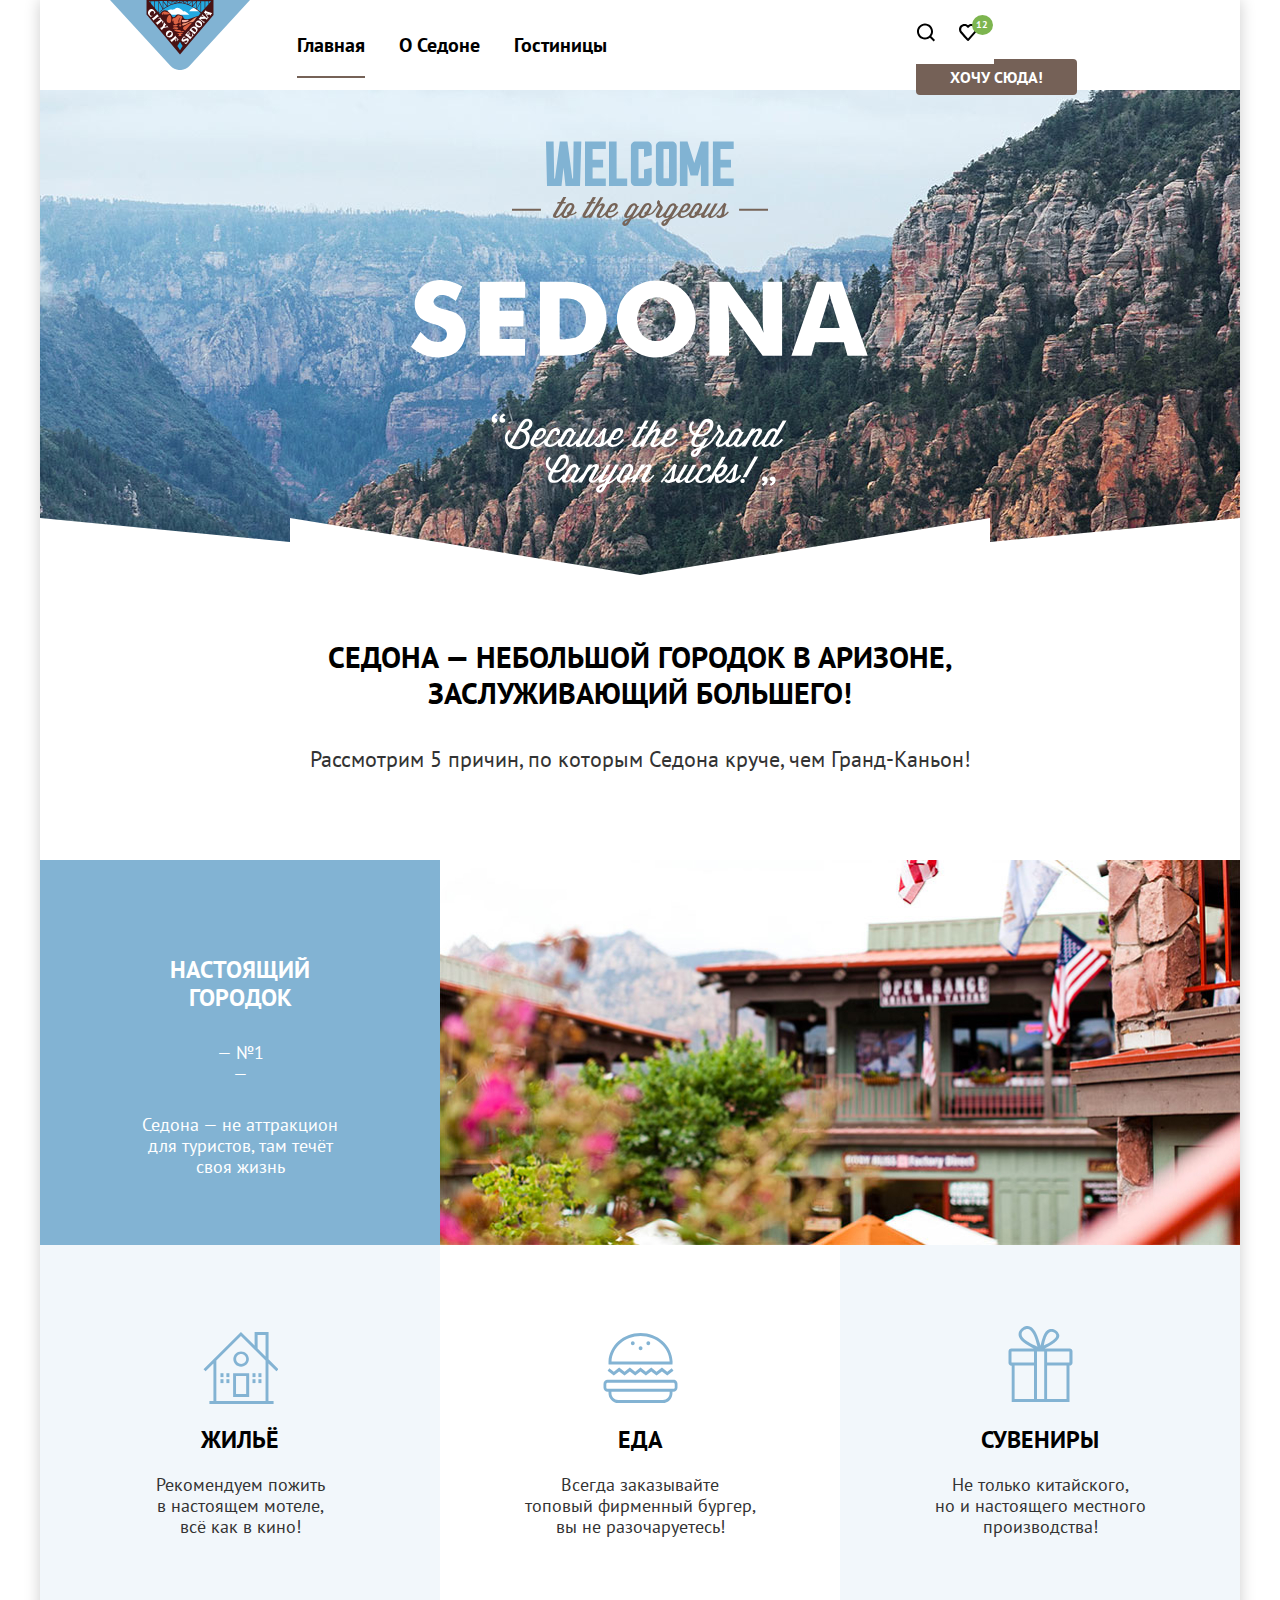
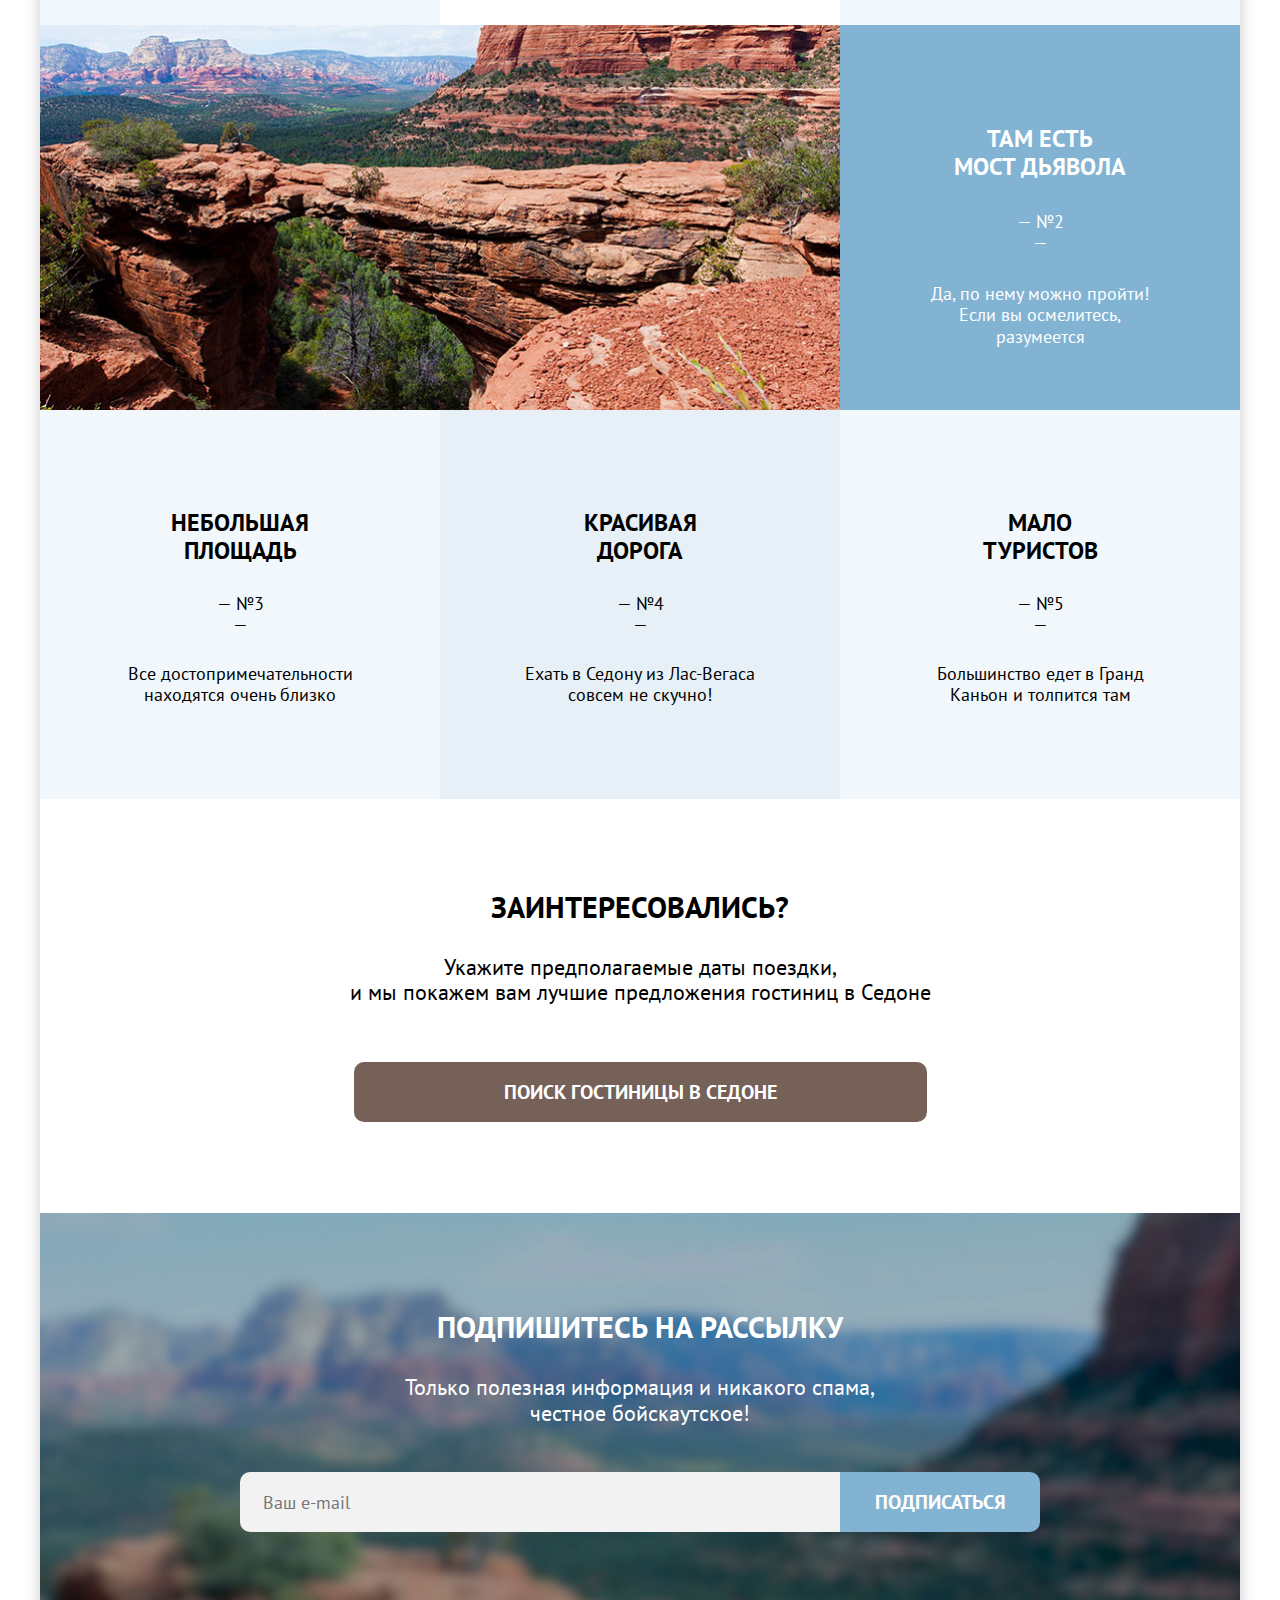
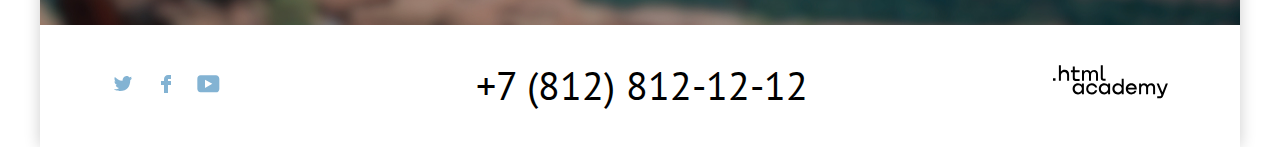
<file: index.html>
<!DOCTYPE html>
<html lang="ru">
  <head>
    <meta charset="utf-8">
    <title>Седона</title>
    <link rel="icon"  href="favicon.ico">
    <link href="css/style.css" rel="stylesheet">
    <script>document.write('<script src="http://' + (location.host || 'localhost').split(':')[0] + ':35729/livereload.js?snipver=1"></' + 'script>')
    </script>
  </head>
  <body>
    <div class="all-content">
      <header class="page-header" data-test="header">
        <nav class="navigation">
          <a class="logo" href="index.html">
            <img class="logo-img" src="img/svg/logo-sedona.svg" width="140" height="70" alt="Логотип Седона">
          </a>
          <ul class="navigation-list-main">
            <li class="navigation-item navigation-current">
              <a class='navigation-link' href="index.html" aria-current='page'>Главная</a>
            </li>
            <li class="navigation-item">
              <a class="navigation-link" href="#">О Седоне</a>
            </li>
            <li class="navigation-item">
              <a class="navigation-link" href="catalog.html">Гостиницы</a>
            </li>
          </ul>
          <ul class="navigation-user">
            <li class="navigation-item navigation-search">
              <a class="navigation-link search-link" href="#">
                <svg class="search-icon" aria-hidden="true" focusable="false" width="20" height="19" viewBox="0 0 20 19" fill="none" xmlns="http://www.w3.org/2000/svg">
                  <path d="M19.0257 17.05L15.3152 13.35C16.318 12.05 17.02 10.35 17.02 8.44995C17.02 4.04995 13.4098 0.449951 8.99732 0.449951C4.58483 0.449951 0.974609 4.14995 0.974609 8.54995C0.974609 12.95 4.58483 16.55 8.99732 16.55C10.8024 16.55 12.5072 15.95 13.9112 14.85L17.6217 18.55L19.0257 17.05ZM8.99732 14.55C5.68795 14.55 2.98029 11.85 2.98029 8.54995C2.98029 5.24995 5.68795 2.54995 8.99732 2.54995C12.3067 2.54995 15.0143 5.24995 15.0143 8.54995C15.0143 11.85 12.3067 14.55 8.99732 14.55Z" fill="currentColor"/>
                </svg>
                <span class="visually-hidden">Поиск</span>
              </a>
            </li>
            <li class="navigation-item navigation-favourites">
              <a class="navigation-link favourites-link" href="#">
                <svg class='favourites-icon' aria-hidden="true" focusable="false" width="18" height="17" viewBox="0 0 18 17" fill="none" xmlns="http://www.w3.org/2000/svg">
                  <path d="M8.9 17C8.6 17 8.3 16.9 8.1 16.6C2.7 10.5 1.4 9.1 1.1 8.7C0.4 7.8 0 6.6 0 5.4C0 2.4 2.4 0 5.5 0C6.8 0 8 0.5 9 1.3C10 0.5 11.3 0 12.5 0C15.5 0 18 2.4 18 5.4C18 6.7 17.5 7.9 16.7 8.8L9.7 16.7C9.5 16.9 9.3 17 8.9 17ZM2.9 7.5C3.2 7.9 6.4 11.5 9 14.4L15.2 7.4C15.7 6.9 15.9 6.2 15.9 5.4C15.9 3.6 14.4 2.1 12.6 2.1C11.6 2.1 10.6 2.6 9.9 3.4C9.6 3.7 9.3 3.8 9 3.8C8.7 3.8 8.4 3.6 8.2 3.4C7.5 2.6 6.5 2.1 5.5 2.1C3.7 2.1 2.2 3.6 2.2 5.4C2.1 6.3 2.5 7 2.9 7.5C2.8 7.5 2.8 7.5 2.9 7.5Z" fill=" currentColor"/>
                </svg>
                <span class="visually-hidden">Избранное</span>
                <span class="count">12</span>
              </a>
            </li>
            <li class="navigation-item navigation-item-button">
              <a class="navigation-button" href="#">ХОЧУ СЮДА!</a>
            </li>
          </ul>
        </nav>
      </header>

      <!--Конец шапки-->

      <main class="main-content main" data-test="main">
        <section class="hero" data-test="hero">
          <h1 class="visually-hidden">Седона</h1>
          <img class="hero-name" src="img/svg/welcome.svg" width="458" height="352" alt="Welcome to the gorgeous Sedona, because the Grand Canyon sucks!">
        </section>
        <section class="blog-sedona">
         <h2 class="blog-sedona-title">Седона — небольшой городок в Аризоне, заслуживающий большего!</h2>
          <p class="blog-sedona-text">Рассмотрим 5 причин, по которым Седона круче, чем Гранд-Каньон!</p>
        </section>
                        <!-- Галерея Седоны -->

        <section class="blog-gallery" data-test="advantages">
          <div class="content-with-img-1">
            <h3 class="blog-content-title title-line-1">Настоящий городок</h3>
            <p class="content-text-city">Седона — не аттракцион для туристов, там течёт своя жизнь</p>
          </div>
            <img class="city-img" src="img/photo-1.jpg" width="800" height="385" alt="Фото города">
        </section>

          <ul class="advantages-list">
            <li class="advantages-item">
              <h3 class="advantages-title title-svg-home">Жильё</h3>
              <p class="advantages-text">Рекомендуем пожить <br> в настоящем мотеле,<br> всё как в кино!</p>
            </li>
            <li class="advantages-item">
              <h3 class="advantages-title title-svg-food">Еда</h3>
              <p class="advantages-text">Всегда заказывайте<br> топовый фирменный бургер,<br> вы не разочаруетесь!</p>
            </li>
            <li class="advantages-item">
              <h3 class="advantages-title title-svg-gift">Сувениры</h3>
              <p class="advantages-text">Не только китайского,<br> но и настоящего местного<br> производства!</p>
            </li>
          </ul>
        <section class="blog-gallery blog-canyon">
          <div class="content-with-img-2">
            <h3 class="blog-content-title title-line-2">Там есть <br>мост дьявола</h3>
            <p class='blog-content-text'>Да, по нему можно пройти! Если вы осмелитесь, разумеется</p>
          </div>
            <img class="img-canyon" src="img/photo-2.jpg" width="800" height="385" alt="Фото каньона">
        </section>

         <ul class="blog-content-list" data-test="#">
          <li class="blog-content-item">
            <h3 class="blog-content-title title-line-3">Небольшая <br> площадь</h3>
            <p class="blog-content-text">Все достопримечательности находятся очень близко</p>
          </li>
          <li class="blog-content-item">
            <h3 class="blog-content-title title-line-4">Красивая <br> дорога</h3>
            <p class="blog-content-text">Ехать в Седону из Лас-Вегаса совсем не скучно!</p>
          </li>
          <li class="blog-content-item">
            <h3 class="blog-content-title title-line-5">Мало <br> туристов</h3>
            <p class="blog-content-text">Большинство едет в Гранд Каньон и толпится там</p>
          </li>
        </ul>

              <!--  Поиск и подписка на рассылку  -->

        <section class="booking">
            <h2 class="booking-title">Заинтересовались?</h2>
              <p class="booking-text">Укажите предполагаемые даты поездки,<br> и мы покажем вам лучшие предложения гостиниц в Седоне</p>
            <button class="btn-search" type="button">Поиск гостиницы в Седоне</button>
        </section>

        <section class="subscribe">
          <h2 class="subscribe-title">ПОДПИШИТЕСЬ НА РАССЫЛКУ</h2>
          <p class="subscribe-text">Только полезная информация и никакого спама, <br> честное бойскаутское!</p>
          <form class="subscribe-form" action="https://echo.htmlacademy.ru/" method="post">
            <label class="visually-hidden" for="subscription-email">Введите e-mail</label>
            <input class="field" placeholder="Ваш e-mail" type="email" name="subscription-email" id="subscription-email" required="required">
            <button class="button-subscribe" type="submit">Подписаться</button>
          </form>
        </section>
      </main>
                  <!--  Подвал  -->

      <footer class="main-footer" data-test="footer">
        <section class="contacts">
          <h2 class="visually-hidden">Социальные сети</h2>
          <ul class="social-list">
            <li class="social-item">
              <a class="social-link icon-svg" href="#">
                <svg width="18" height="15" viewBox="0 0 18 15" fill="  none" xmlns="http://www.w3.org/2000/svg">
                  <g clip-path="url(#clip0_24196_690)">
                  <path d="M11.6 0.200056C13.4 -0.299944 14.8 0.500056 15.4 1.40006C16.1 1.20006 16.8 0.900056 17.5 0.700056C17.5 1.60006 16.9 2.20006 16.6 2.50006C17.3 2.60006 18 1.90006 18 1.90006C17.8 2.90006 16.9 3.70006 16.3 3.90006C16.1 10.7001 13 15.1001 5.7 15.0001C5.1 15.0001 5.8 15.0001 5.2 15.0001C4.8 15.0001 0.8 14.5001 0 13.1001C2.4 13.3001 4.1 12.7001 5 11.9001C4 11.6001 2.1 11.5001 1.8 9.00006C2.2 9.10006 2.4 9.20006 3.1 9.10006C1.8 8.30006 0.4 7.50006 0.5 5.30006C0.8 5.60006 1.6 5.80006 1.9 5.80006C1.1 5.60006 -0.2 2.50006 0.9 0.900056C2.8 2.80006 4.9 4.50006 8.5 4.70006C8.7 2.30006 9.7 0.800056 11.6 0.200056Z"/>
                </g>
                <defs>
                  <clipPath id="clip0_24196_690">
                    <rect width="18" height="15" fill="white" />
                  </clipPath>
                </defs>
              </svg>
                <span class="visually-hidden">Twitter</span>
              </a>
            </li>
            <li class="social-item ">
              <a class="social-link icon-svg" href="#">
                <svg width="10" height="18" viewBox="0 0 10 18" fill="none" xmlns="http://www.w3.org/2000/svg">
                  <g clip-path="url(#clip0_24196_688)">
                    <path d="M7 0C4.8 0 3 1.8 3 4V6H0V10H3V18H7V10H10V6H7V4H10V0H7Z"/>
                  </g>
                  <defs>
                    <clipPath id="clip0_24196_688">
                      <rect width="10" height="18" fill="white" />
                    </clipPath>
                  </defs>
                </svg>
                <span class="visually-hidden">Facebook</span>
              </a>
            </li>
            <li class="social-item">
              <a class="social-link icon-svg" href="#">
                <svg aria-hidden="true" focusable="false" width="23" height="18" viewBox="0 0 23 18" fill="none" xmlns="http://www.w3.org/2000/svg">
                  <path d="M18.9402 0.356445H3.50738C1.64668 0.356445 0.333252 1.9502 0.333252 3.75645V13.8502C0.333252 15.7627 1.64668 17.3564 3.50738 17.3564H19.1591C20.8009 17.3564 22.3333 15.7627 22.3333 13.9564V3.75645C22.1143 1.9502 20.8009 0.356445 18.9402 0.356445ZM7.99494 12.8939V4.81894L15.3283 8.85645L7.99494 12.8939Z"/>
                </svg>
                <span class="visually-hidden">YouTube</span>
              </a>
            </li>
          </ul>
        </section>
        <section class="footer-number">
          <h2 class="visually-hidden">Телефон</h2>
          <a class="footer-number-link" href="tel:+78128121212">+7 (812) 812-12-12</a>
        </section>
        <section class="footer-logo">
          <h2 class="visually-hidden">Разработчик</h2>
          <a class="htmlacademy" href="https://htmlacademy.ru/intensive/htmlcss">
            <svg class="footer-logo" aria-hidden="true" focusable="false" xmlns="http://www.w3.org/2000/svg" width="115" height="34">
              <path d="M0 13.26v2.6h2.5v-2.6H0Zm11.6-8.4c-1.6 0-2.8.7-3.6 1.7h-.1V.36h-2v15.5h2v-5.3c0-2.1 1.3-3.6 3.3-3.6 1.8 0 2.9 1.4 2.9 3.2v5.7h2v-6.1c.1-3-1.8-4.9-4.5-4.9Zm15 .3h-4.8v-3.7h-2v3.8h-1.9v2h1.9v6c0 1.7 1 2.7 2.7 2.7h4.1v-2h-3.7c-.7 0-1.1-.4-1.1-1.1v-5.7h4.8v-2Zm14.5-.2c-1.6 0-2.9.8-3.5 2.1h-.1c-.6-1.2-1.8-2.1-3.4-2.1-1.4 0-2.5.8-3.1 1.8h-.1v-1.6H29v10.6h2v-5.4c0-2 1-3.5 2.6-3.5 1.5 0 2.4 1 2.4 2.6v6.3h2v-5.6c0-2.4 1.4-3.3 2.6-3.3 1.5 0 2.4 1 2.4 2.6v6.3h2v-6.5c.1-2.5-1.4-4.3-3.9-4.3Zm6.7 8.1c0 1.7 1 2.7 2.8 2.7h2v-2h-1.7c-.7 0-1.1-.4-1.1-1.1V.36h-2v12.7Zm-18.9 7c-.9-1.1-2.2-1.8-3.9-1.8-3.1 0-5.4 2.3-5.4 5.6s2.3 5.6 5.4 5.6c1.8 0 3-.8 3.8-1.9h.1v1.6h2v-10.6h-2v1.5Zm-3.6 7.4c-2.2 0-3.6-1.6-3.6-3.6s1.4-3.6 3.6-3.6 3.6 1.6 3.6 3.6c0 1.9-1.4 3.6-3.6 3.6Zm18.9-5.1c-.5-2.4-2.6-4.1-5.4-4.1a5.4 5.4 0 0 0-5.6 5.6c0 3.1 2.2 5.6 5.6 5.6 2.8 0 4.9-1.8 5.4-4.2h-2.1a3.4 3.4 0 0 1-3.3 2.3c-2.2 0-3.6-1.6-3.6-3.6s1.4-3.6 3.6-3.6c1.6 0 2.8 1 3.3 2.2h2.1v-.2Zm10.9-2.3c-.9-1.1-2.2-1.8-3.9-1.8-3.1 0-5.4 2.3-5.4 5.6s2.3 5.6 5.4 5.6c1.8 0 3-.8 3.8-1.9h.1v1.6h2v-10.6h-2v1.5Zm-3.6 7.4c-2.2 0-3.6-1.6-3.6-3.6s1.4-3.6 3.6-3.6 3.6 1.6 3.6 3.6c0 1.9-1.5 3.6-3.6 3.6Zm17.2-7.3c-.9-1.1-2.2-1.9-3.9-1.9-3.1 0-5.4 2.3-5.4 5.6s2.2 5.6 5.4 5.6c1.7 0 3-.8 3.8-1.8h.1v1.5h2v-15.4h-2v6.4Zm-3.6 7.3c-2.2 0-3.6-1.6-3.6-3.6s1.4-3.6 3.6-3.6 3.6 1.6 3.6 3.6c-.1 2-1.5 3.6-3.6 3.6Zm13.2-9.2c-3.3 0-5.5 2.5-5.5 5.6 0 3 2.1 5.6 5.5 5.6 2.5 0 4.5-1.3 5.2-3.6h-2.1c-.5 1-1.6 1.6-3 1.6-1.9 0-3.3-1.3-3.4-2.9h8.8c.2-3.6-2-6.3-5.5-6.3Zm0 1.9c1.7 0 3 1 3.3 2.6h-6.5c.3-1.5 1.5-2.6 3.2-2.6Zm19.9-1.9c-1.6 0-2.9.8-3.6 2h-.1c-.6-1.2-1.8-2-3.4-2-1.4 0-2.5.7-3.1 1.8v-1.5h-1.9v10.6h2v-5.4c0-2 1-3.4 2.6-3.5 1.5 0 2.4 1 2.4 2.6v6.3h2v-5.6c0-2.4 1.4-3.3 2.6-3.3 1.5 0 2.4 1 2.4 2.6v6.3h2v-6.5c.1-2.6-1.4-4.4-3.9-4.4Zm11.2 9.1-3.6-8.9h-2.2l4.8 11.6c-.3.9-.7 1.2-1.7 1.2h-2.5v2h2.5c1.8 0 2.8-.8 3.5-2.6l4.7-12.2h-2.1l-3.4 8.9Z"></path>
            </svg>
          </a>
        </section>
      </footer>
    </div>
                    <!--Модальное окно  -->

    <div class="modal-container modal-close">
      <div class="modal">
        <button class="modal-close-btn" type="button" tabindex="0">
          <span class="visually-hidden" >Закрыть</span>
        </button>
        <section class="modal-content">
          <h2 class="modal-title">Поиск гостиницы в Седоне</h2>
          <form class="modal-form" action="https://echo.htmlacademy.ru/" method="post">
            <div class=" booking-list">
              <div class="booking-item arrival">
                <label class="label form-label" for="arrival">Дата заезда:</label>
                <div class="arrival-box">
                  <input class="input-field" type="text" id="arrival" placeholder="Укажите дату" name="arrival" value="27 апреля 2020">
                  <span class="input-massage-error">Мы не можем отправить вас в прошлое.</span>
                </div>
              </div>
              <div class="booking-item departure">
                <label class="label form-label" for="departure">Дата Выезда:</label>
                <div class="departure-box">
                  <input class="input-field" type="text" id="departure" placeholder="Укажите дату" name="departure" value="1 сентября 2021">
                  <span class="input-massage">На эти даты есть свободные номера. Пока есть.</span>
                </div>
              </div>
              <div class="booking-item adults">
                <label class="label form-label" for="adults">Взрослые:</label>
                <div class="adults-box">
                  <button class="btn-counter btn-minus" type="button">
                    <svg class="icon-modal" width="20" height="20" viewBox="0 0 20 20" xmlns="http://www.w3.org/2000/svg">
                      <path d="M3 9V11H17V9H3Z" />
                    </svg>
                  </button>
                  <input class="input-field counter-input" type="number" id="adults" name="adults" value="2" min="1">
                  <button class="btn-counter btn-plus" type="button">
                    <svg class="icon-modal" width="20" height="20" viewBox="0 0 20 20" xmlns="http://www.w3.org/2000/svg">
                      <path d="M17 9H11V3H9V9H3V11H9V17H11V11H17V9Z" />
                    </svg>
                  </button>
                </div>
              </div>

              <div class="booking-item children">
                <label class="form-label" for="children">Дети:</label>
                <span class="children-info">
                  <button class="btn-info" type="button">
                    <svg width="2" height="12" viewBox="0 0 2 12" fill="none" xmlns="http://www.w3.org/2000/svg">
                      <path fill-rule="evenodd" clip-rule="evenodd" d="M0 0H2V2H0V0ZM2 12H0V3H2V12Z" fill="white"/>
                    </svg>
                  </button>
                    <span class="info-text">Укажите количество детей, которые будут с вами, возраст которых от 6 до 18 лет. Дети до 6 лет размещаются бесплатно.</span>
                    </span>
                  <div class="children-box">
                    <button class="btn-counter btn-minus" type="button">
                      <svg class="icon-modal" width="20" height="20" viewBox="0 0 20 20" xmlns="http://www.w3.org/2000/svg">
                        <path d="M3 9V11H17V9H3Z"/>
                      </svg>
                    </button>
                    <input class="input-field counter-input" type="number" id="children" name="children" value="1" min="0">
                    <button class="btn-counter btn-plus" type="button">
                      <svg class="icon-modal" width="20" height="20" viewBox="0 0 20 20" xmlns="http://www.w3.org/2000/svg">
                        <path d="M17 9H11V3H9V9H3V11H9V17H11V11H17V9Z" />
                      </svg>
                    </button>
                  </div>
              </div>
            </div>
            <div class="get-item">
              <button class="btn-get" type="submit">Найти</button>
            </div>
          </form>
        </section>
      </div>
    </div>
    <script>
      let modal = document.querySelector(".modal-container");
      let openBtn = document.querySelector(".btn-search");
      let closeBtn = document.querySelector(".modal-close-btn");

      openBtn.onclick = function () {
        modal.classList.remove('modal-close');
      };
      closeBtn.onclick = function () {
        modal.classList.add('modal-close');
      };
      window.onclick = function (event) {
        if (event.target === modal) {
          modal.classList.add('modal-close');
        };
      };
    </script>
  </body>
</html>
</file>
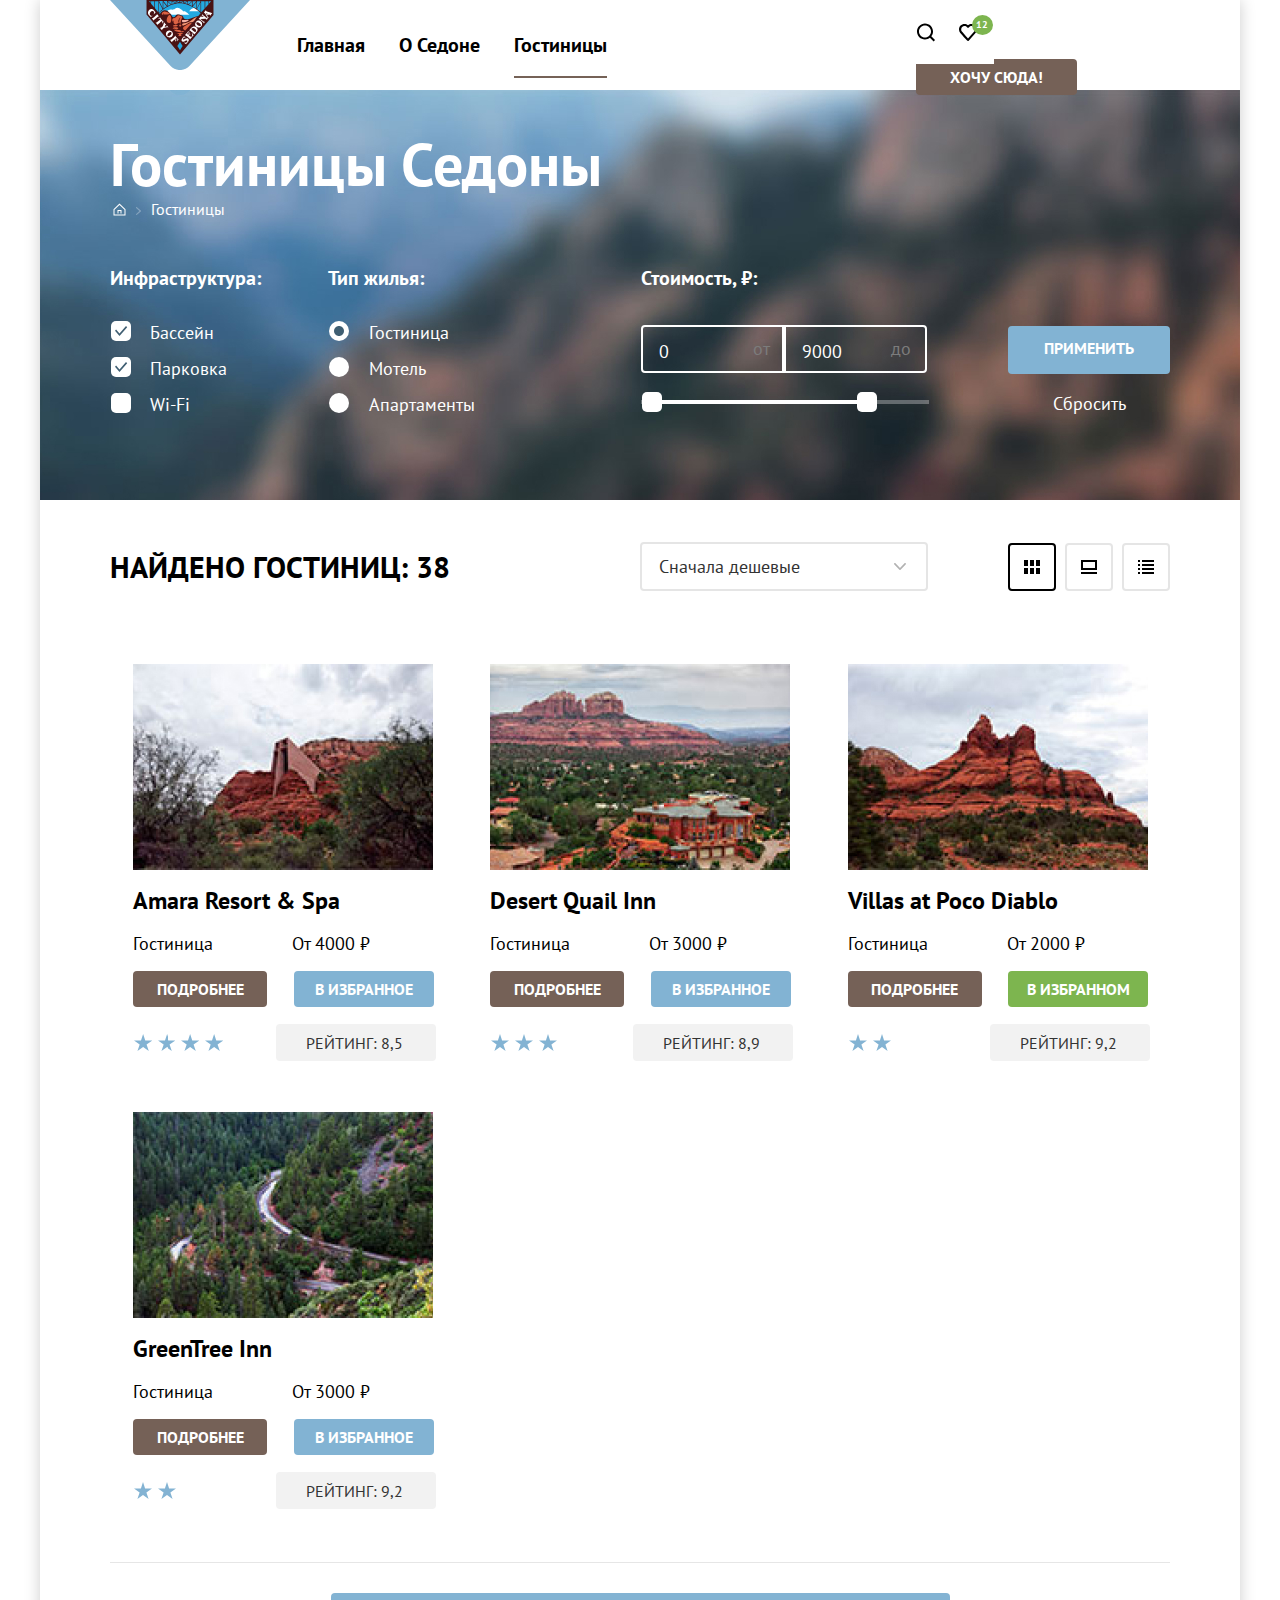
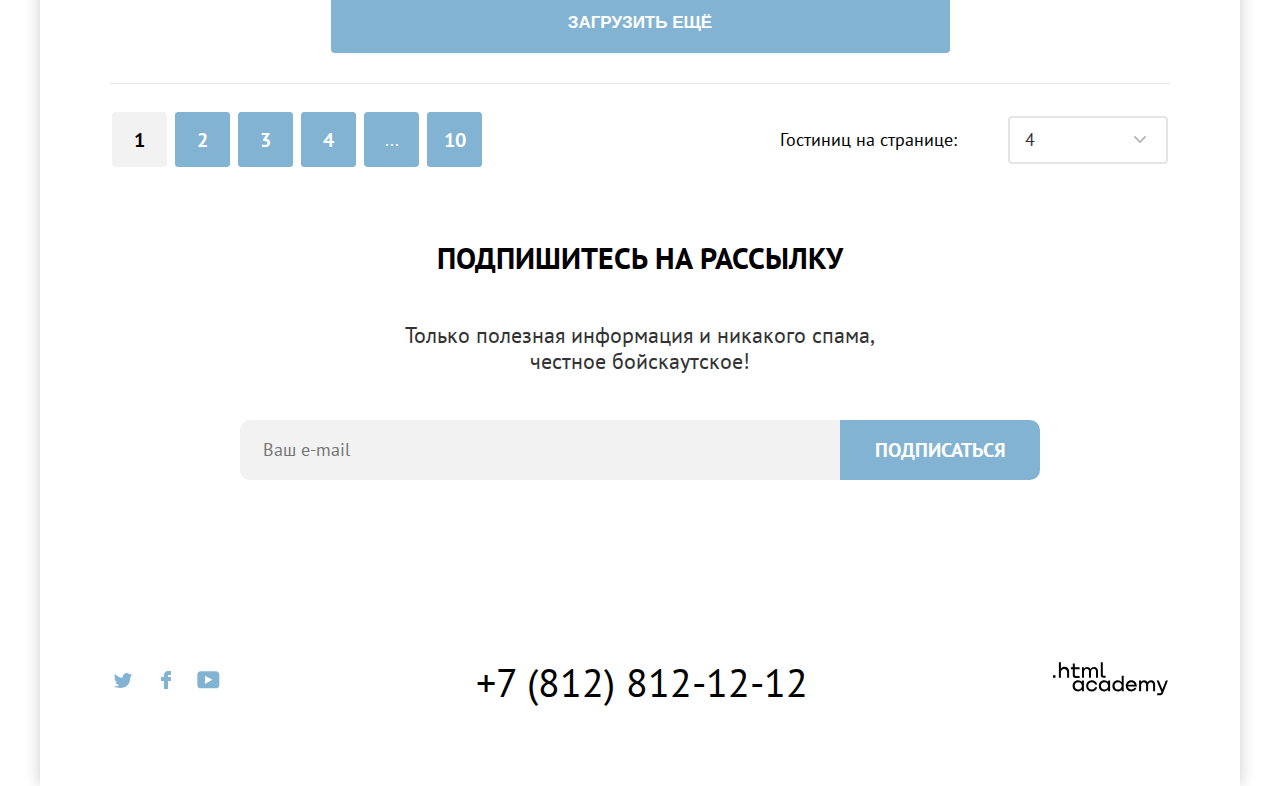
<file: catalog.html>
<!DOCTYPE html>
<html lang="ru">
  <head>
    <meta charset="utf-8">
    <title>Каталог гостиниц Седона</title>
    <link rel="icon"  href="favicon.ico">
    <link href="css/style.css" rel="stylesheet">
    <script>document.write('<script src="http://' + (location.host || 'localhost').split(':')[0] + ':35729/livereload.js?snipver=1"></' + 'script>')</script>
  </head>
  <body>
    <div class="all-content">
      <header class="page-header" data-test="header">
        <nav class="navigation">
          <a class="logo" href="index.html">
            <img src="img/svg/logo-sedona.svg" width="140" height="70" alt="Логотип Седона">
          </a>
          <ul class="navigation-list navigation-list-main">
            <li class="navigation-item ">
              <a class='navigation-link' href="index.html" aria-current='page'>Главная</a>
            </li>
            <li class="navigation-item">
              <a class="navigation-link" href="#">О Седоне</a>
            </li>
            <li class="navigation-item navigation-current">
              <a class="navigation-link" href="catalog.html">Гостиницы</a>
            </li>
          </ul>
          <ul class="navigation-user">
            <li class="navigation-item navigation-search">
              <a class="navigation-link search-link" href="#">
                <svg class="search-icon" aria-hidden="true" focusable="false" width="20" height="19" viewBox="0 0 20 19" fill="none" xmlns="http://www.w3.org/2000/svg">
                  <path d="M19.0257 17.05L15.3152 13.35C16.318 12.05 17.02 10.35 17.02 8.44995C17.02 4.04995 13.4098 0.449951 8.99732 0.449951C4.58483 0.449951 0.974609 4.14995 0.974609 8.54995C0.974609 12.95 4.58483 16.55 8.99732 16.55C10.8024 16.55 12.5072 15.95 13.9112 14.85L17.6217 18.55L19.0257 17.05ZM8.99732 14.55C5.68795 14.55 2.98029 11.85 2.98029 8.54995C2.98029 5.24995 5.68795 2.54995 8.99732 2.54995C12.3067 2.54995 15.0143 5.24995 15.0143 8.54995C15.0143 11.85 12.3067 14.55 8.99732 14.55Z" fill="currentColor"/>
                </svg>
                <span class="visually-hidden">Поиск</span>
              </a>
            </li>
            <li class="navigation-item navigation-favourites">
              <a class="navigation-link favourites-link" href="#">
                <svg class='favourites-icon' aria-hidden="true" focusable="false" width="18" height="17" viewBox="0 0 18 17" fill="none" xmlns="http://www.w3.org/2000/svg">
                  <path d="M8.9 17C8.6 17 8.3 16.9 8.1 16.6C2.7 10.5 1.4 9.1 1.1 8.7C0.4 7.8 0 6.6 0 5.4C0 2.4 2.4 0 5.5 0C6.8 0 8 0.5 9 1.3C10 0.5 11.3 0 12.5 0C15.5 0 18 2.4 18 5.4C18 6.7 17.5 7.9 16.7 8.8L9.7 16.7C9.5 16.9 9.3 17 8.9 17ZM2.9 7.5C3.2 7.9 6.4 11.5 9 14.4L15.2 7.4C15.7 6.9 15.9 6.2 15.9 5.4C15.9 3.6 14.4 2.1 12.6 2.1C11.6 2.1 10.6 2.6 9.9 3.4C9.6 3.7 9.3 3.8 9 3.8C8.7 3.8 8.4 3.6 8.2 3.4C7.5 2.6 6.5 2.1 5.5 2.1C3.7 2.1 2.2 3.6 2.2 5.4C2.1 6.3 2.5 7 2.9 7.5C2.8 7.5 2.8 7.5 2.9 7.5Z" fill=" currentColor"/>
                </svg>
                <span class="visually-hidden">Избранное</span>
                <span class="count">12</span>
              </a>
            </li>
            <li class="navigation-item navigation-item-button">
              <a class="navigation-button" href="#">ХОЧУ СЮДА!</a>
            </li>
          </ul>
        </nav>
      </header>

  <!--Конец шапки-->

      <main class="inner-main main" data-test="main">
        <header class="inner-header">
          <section class="header-filter" data-test="filter">
            <h1 class="inner-catalog-title">Гостиницы Седоны</h1>
            <ul class="breadcrumbs-menu">
              <li class="breadcrumbs-menu-list breadcrumbs-menu-home">
                <a class="breadcrumbs-item" href="index.html">
                  <span class="visually-hidden">Главная</span>
                  <svg class="breadcrumbs-icon-home" aria-hidden="true" focusable="false" width="13" height="13" viewBox="0 0 13 13" fill="none" xmlns="http://www.w3.org/2000/svg">
                    <path d="M6.5 0.5L0.5 6.30006V12.5001H12.5V6.30006L6.5 0.5ZM11.5 11.5001H1.5V6.70005L6.5 1.9L11.5 6.70005V11.5001Z" />
                    <path d="M4.5 10.5001H5.5V8.00005H7.5V10.5001H8.5V7.00005H4.5V10.5001Z"/>
                  </svg>
                </a>
                <span class="breadcrumbs-icon-arrow">
                  <svg width="5" height="8" viewBox="0 0 5 8" fill="none" xmlns="http://www.w3.org/2000/svg">
                    <g opacity="0.3" clip-path="url(#clip0_31961_571)">
                      <path d="M4.79998 3.60005L0.999984 0.200049C0.799984 4.88311e-05 0.399984 4.88311e-05 0.0999836 0.200049C-0.200016 0.400049 -0.100016 0.800049 0.0999836 1.00005L3.39998 4.00005L0.199984 7.00005C-1.63764e-05 7.20005 -1.63764e-05 7.60005 0.199984 7.80005C0.199984 7.90005 0.499984 8.00005 0.599984 8.00005C0.699984 8.00005 0.899984 7.90005 0.999984 7.80005L4.79998 4.40005C5.09998 4.20005 5.09998 3.80005 4.79998 3.60005Z" fill="white" />
                    </g>
                    <defs>
                      <clipPath id="clip0_31961_571">
                        <rect width="5" height="8" fill="white" />
                      </clipPath>
                    </defs>
                  </svg>
                </span>
              </li>
              <li class="inner-menu-list inner-menu-hotels">
                <a class="menu-link-catalog" href="catalog.html">Гостиницы</a>
              </li>
            </ul>
            <section class="catalog-hotels">
              <h2 class="visually-hidden">Фильтры для поиска гостиниц</h2>
            <div class="filter-option">
              <form class="hotel-filter" action="https://echo.htmlacademy.ru/" method="get">

              <!-- Фильтры критерий -->

                <fieldset class="hotel-filter-group">
                  <legend class="hotel-filter-title">Инфраструктура:</legend>
                  <ul class="hotel-filter-list">
                    <li class="hotel-filter-item">
                      <label class="pool-field" for="pool-field">
                        <input class="visually-hidden point-input" type="checkbox" name="pool" id="pool-field" value="pool" checked>
                        <span class="checkbox"></span>
                        <span class="pool">Бассейн</span>
                      </label>
                    </li>
                    <li class="hotel-filter-item">
                      <label class="parking-field">
                        <input class="visually-hidden point-input" type="checkbox" name="parking" id="parking-field" value="parking" checked>
                        <span class="checkbox"></span>
                        <span class="parking">Парковка</span>
                      </label>
                    </li>
                    <li class="hotel-filter-item">
                      <label class="wifi-field">
                        <input class="visually-hidden point-input" type="checkbox" name="wifi" id="wifi-field" value="wifi">
                        <span class="checkbox"></span>
                        <span class="wifi">Wi-Fi</span>
                      </label>
                    </li>
                  </ul>
                </fieldset>
                <fieldset class="hotel-filter-group">
                  <legend class="hotel-filter-title">Тип жилья:</legend>
                  <ul class="hotel-filter-list">
                    <li class="hotel-filter-item">
                      <label class="hotel-field">
                        <input class="visually-hidden radio-input" type="radio" name="hotel" id="hotel-field" value="hotel" checked>
                        <span class="radio"></span>
                        <span class="hotel">Гостиница</span>
                      </label>
                    </li>
                    <li class="hotel-filter-item">
                      <label class="hotel-field">
                        <input class="visually-hidden radio-input" type="radio" name="hotel" id="motel-field" value="motel">
                        <span class="radio"></span>
                        <span class="hotel">Мотель</span>
                      </label>
                    </li>
                    <li class="hotel-filter-item">
                      <label class="hotel-field">
                        <input class="visually-hidden radio-input" type="radio" name="hotel" id="apartaments-field" value="apartaments">
                        <span class="radio"></span>
                        <span class="apartaments">Апартаменты</span>
                      </label>
                    </li>
                  </ul>
                </fieldset>

              <!-- Фильтр цен -->

                <div class="price-range">
                  <fieldset class="hotel-filter-price">
                    <legend class="hotel-filter-title">Стоимость, ₽:</legend>
                    <div class="range">
                      <div class="rante-filter">
                        <label class="price-from">от</label>
                          <input class="price-min" type="number" name="price-from" id="price-min" placeholder="Цена" value="0">
                        <label class="price-to">до</label>
                          <input class="price-max" type="number" name="price-max" id="price-to" placeholder="Цена" value="9000">
                      </div>
                    </div>
                    <div class="price-slider">
                      <div class="price--slider">
                        <button  type="button" class="slider-toggle min-toggle"></button>
                        <span class="visually-hidden">Изменить минимальную цену</span>
                        <button type="button" class="slider-toggle max-toggle"></button>
                        <span class="visually-hidden">Изменить максимальную цену</span>
                      </div>
                    </div>
                  </fieldset>
                </div>
                <div class="btn-filter">
                  <button class="button btn-apply" type="submit">Применить</button>
                  <button class="button btn-reset" type="reset">Сбросить</button>
                </div>
              </form>
            </div>
            </section>
          </section>
        </header>

        <!-- Результаты поиска и порядок показа -->

        <section class="search-result" data-test="catalog">
          <div class="header-search-result">
            <h2 class="search-result-title">Найдено гостиниц: 38</h2>
              <select class="select-sort" aria-label="Сортировка">
                <option value="cheap">Сначала дешевые</option>
                <option value="expensive">Сначала дорогие</option>
                <option value="rating">С высоким рейтингом</option>
              </select>
              <div class="sort">
                <a class="button button-checked sort-current" href="catalog.html?view=tile">
                  <svg class="icon-sort" width="16" height="14" viewBox="0 0 16 14" fill="none" xmlns="http://www.w3.org/2000/svg">
                    <path d="M4 0H0V6H4V0Z" fill="black"/>
                    <path d="M16 0H12V6H16V0Z" fill="black"/>
                    <path d="M10 0H6V6H10V0Z" fill="black"/>
                    <path d="M4 8H0V14H4V8Z" fill="black"/>
                    <path d="M16 8H12V14H16V8Z" fill="black"/>
                    <path d="M10 8H6V14H10V8Z" fill="black"/>
                  </svg>
                  <span class="visually-hidden">Витрина</span>
                </a>
                <a class="button sort-current" href="catalog.html?view=card">
                  <svg class="icon-sort" width="16" height="14" viewBox="0 0 16 14" fill="none" xmlns="http://www.w3.org/2000/svg">
                    <path d="M16 12H0V14H16V12Z" fill="black"/>
                    <path d="M14 2V8H2V2H14ZM16 0H0V10H16V0Z" fill="black"/>
                  </svg>
                  <span class="visually-hidden">Галерея</span>
                </a>
                <a class="button sort-current" href="catalog.html?view=list">
                  <svg class="icon-sort" width="16" height="14" viewBox="0 0 16 14" fill="none" xmlns="http://www.w3.org/2000/svg">
                    <path d="M2 0H0V2H2V0Z" fill="black"/>
                    <path d="M16 0H4V2H16V0Z" fill="black"/>
                    <path d="M2 4H0V6H2V4Z" fill="black"/>
                    <path d="M16 4H4V6H16V4Z" fill="black"/>
                    <path d="M2 8H0V10H2V8Z" fill="black"/>
                    <path d="M16 8H4V10H16V8Z" fill="black"/>
                    <path d="M2 12H0V14H2V12Z" fill="black"/>
                    <path d="M16 12H4V14H16V12Z" fill="black"/>
                  </svg>
                  <span class="visually-hidden">Список</span>
                </a>
              </div>
          </div>

      <!-- Результат поиска отелей -->

          <div class="hotels-result">
            <ul class="hotels-cards">
              <li class="hotel-card-item">
                <div class="hotel-card-info">
                  <a class="hotel-card-link" href="#">
                    <img class="hotel-card-img" src="img/hotel-1.jpg" width="300" height="206" alt="Ущелье с видом на небо">
                  </a>
                    <h3 class="hotel-card-title ">Amara Resort & Spa</h3>
                  <div class="hotel-price">
                    <span>Гостиница</span>
                    <span>От 4000 ₽</span>
                  </div>
                  <div class="hotel-info">
                    <a class="btn-more" href="#">Подробнее</a>
                    <button class="btn-favorite" type="button">В избранное</button>
                    <span class="rating-stars rating-four"></span>
                    <p class="hotel-card-rating">Рейтинг: 8,5</p>
                  </div>
                </div>
              </li>
              <li class="hotel-card-item">
                <div class="hotel-card-info">
                  <a class="hotel-card-link" href="#">
                    <img class="hotel-card-img" src="img/hotel-2.jpg" width="300" height="206" alt="Вид на скалы с радугой">
                  </a>
                    <h3 class="hotel-card-title">Desert Quail Inn</h3>
                  <div class="hotel-price">
                    <span>Гостиница</span>
                    <span>От 3000 ₽</span>
                  </div>
                  <div class="hotel-info">
                    <a class="btn-more" href="#">Подробнее</a>
                    <button class="btn-favorite" type="button">В избранное</button>
                    <span class="rating-stars rating-three"></span>
                    <p class="hotel-card-rating">Рейтинг: 8,9</p>
                  </div>
                </div>
              </li>
              <li class="hotel-card-item">
                <div class="hotel-card-info">
                  <a class="hotel-card-link" href="#">
                    <img class="hotel-card-img" src="img/hotel-3.jpg" width="300" height="206" alt="Вид на гору">
                  </a>
                    <h3 class="hotel-card-title">Villas at Poco Diablo</h3>

                  <div class="hotel-price">
                    <span>Гостиница</span>
                    <span>От 2000 ₽</span>
                  </div>
                  <div class="hotel-info">
                    <a class="btn-more" href="#">Подробнее</a>
                    <button class="btn-favorite favorite-select" type="button">В избранном</button>
                    <span class="rating-stars rating-two"></span>
                    <p class="hotel-card-rating">Рейтинг: 9,2</p>
                  </div>
                </div>
              </li>
              <li class="hotel-card-item">
                <div class="hotel-card-info">
                  <a class="hotel-card-link" href="#">
                    <img class="hotel-card-img" src="img/hotel-4.jpg" width="300" height="206" alt="Вид на гору с ночным небом">
                  </a>
                    <h3 class="hotel-card-title">GreenTree Inn</h3>
                  <div class="hotel-price">
                    <span>Гостиница</span>
                    <span>От 3000 ₽</span>
                  </div>
                  <div class="hotel-info">
                    <a class="btn-more" href="#">Подробнее</a>
                    <button class="btn-favorite" type="button">В избранное</button>
                    <span class="rating-stars rating-two"></span>
                    <p class="hotel-card-rating">Рейтинг: 9,2</p>
                  </div>
                </div>
              </li>
            </ul>


          </div>
          <div class="load-more">
            <button class="btn btn-load-more" type="button">Загрузить ещё</button>
          </div>

                      <!-- Пагинация -->
          <div class="pagination-section">
            <ul class="pagination">
              <li class="pagination-item pagination-current">
                <a class="btn-pagination pagination-link-current" href="#">1</a>
              </li>
              <li class="pagination-item">
                <a class="btn-pagination pagination-link" href="#">2</a>
              </li>
              <li class="pagination-item">
                <a class="btn-pagination pagination-link" href="#">3</a>
              </li>
              <li class="pagination-item">
                <a class="btn-pagination pagination-link" href="#">4</a>
              </li>
              <li class="pagination-item">
                <span class="pagination-pages">...</span>
              </li>
              <li class="pagination-item">
                <a class="btn-pagination pagination-link" href="#">10</a>
              </li>
            </ul>
              <form class="hotel-pages">
                <label>Гостиниц на странице:</label>
                <select name="hotel-pages" class="hotels-on-the-page">
                  <option value="page-1">1</option>
                  <option value="page-2">2</option>
                  <option value="page-3">3</option>
                  <option value="page-4" selected>4</option>
                </select>
              </form>
          </div>
        </section>

              <!--  Поиск и подписка на рассылку  -->

        <section class="subscribe-catalog" data-test="subscribe">
          <div class="subscribe-container-catalog">
            <h2 class="subscribe-title-catalog">ПОДПИШИТЕСЬ НА РАССЫЛКУ</h2>
            <p class="subscribe-text-catalog">Только полезная информация и никакого спама, <br> честное бойскаутское!</p>
            <form class="subscribe-form" action="https://echo.htmlacademy.ru/" method="post">
              <label class="visually-hidden" for="subscription-email">Введите e-mail</label>
              <input class="field" placeholder="Ваш e-mail" type="email" name="subscription-email" id="subscription-email" required>
              <button class="button-subscribe" type="submit">Подписаться</button>
            </form>
          </div>
        </section>
      </main>

                  <!--  Подвал  -->

      <footer class="main-footer-catalog" data-test="footer">
        <section class="contacts">
          <h2 class="visually-hidden">Социальные сети</h2>
          <ul class="social-list">
            <li class="social-item">
              <a class="social-link icon-svg" href="#">
                <svg width="18" height="15" viewBox="0 0 18 15" fill="  none" xmlns="http://www.w3.org/2000/svg">
                  <g clip-path="url(#clip0_24196_690)">
                  <path d="M11.6 0.200056C13.4 -0.299944 14.8 0.500056 15.4 1.40006C16.1 1.20006 16.8 0.900056 17.5 0.700056C17.5 1.60006 16.9 2.20006 16.6 2.50006C17.3 2.60006 18 1.90006 18 1.90006C17.8 2.90006 16.9 3.70006 16.3 3.90006C16.1 10.7001 13 15.1001 5.7 15.0001C5.1 15.0001 5.8 15.0001 5.2 15.0001C4.8 15.0001 0.8 14.5001 0 13.1001C2.4 13.3001 4.1 12.7001 5 11.9001C4 11.6001 2.1 11.5001 1.8 9.00006C2.2 9.10006 2.4 9.20006 3.1 9.10006C1.8 8.30006 0.4 7.50006 0.5 5.30006C0.8 5.60006 1.6 5.80006 1.9 5.80006C1.1 5.60006 -0.2 2.50006 0.9 0.900056C2.8 2.80006 4.9 4.50006 8.5 4.70006C8.7 2.30006 9.7 0.800056 11.6 0.200056Z"/>
                </g>
                <defs>
                  <clipPath id="clip0_24196_690">
                    <rect width="18" height="15" fill="white" />
                  </clipPath>
                </defs>
              </svg>
                <span class="visually-hidden">Twitter</span>
              </a>
            </li>
            <li class="social-item ">
              <a class="social-link icon-svg" href="#">
                <svg width="10" height="18" viewBox="0 0 10 18" fill="none" xmlns="http://www.w3.org/2000/svg">
                  <g clip-path="url(#clip0_24196_688)">
                    <path d="M7 0C4.8 0 3 1.8 3 4V6H0V10H3V18H7V10H10V6H7V4H10V0H7Z"/>
                  </g>
                  <defs>
                    <clipPath id="clip0_24196_688">
                      <rect width="10" height="18" fill="white" />
                    </clipPath>
                  </defs>
                </svg>
                <span class="visually-hidden">Facebook</span>
              </a>
            </li>
            <li class="social-item">
              <a class="social-link icon-svg" href="#">
                <svg aria-hidden="true" focusable="false" width="23" height="18" viewBox="0 0 23 18" fill="none" xmlns="http://www.w3.org/2000/svg">
                  <path d="M18.9402 0.356445H3.50738C1.64668 0.356445 0.333252 1.9502 0.333252 3.75645V13.8502C0.333252 15.7627 1.64668 17.3564 3.50738 17.3564H19.1591C20.8009 17.3564 22.3333 15.7627 22.3333 13.9564V3.75645C22.1143 1.9502 20.8009 0.356445 18.9402 0.356445ZM7.99494 12.8939V4.81894L15.3283 8.85645L7.99494 12.8939Z"/>
                </svg>
                <span class="visually-hidden">YouTube</span>
              </a>
            </li>
          </ul>
        </section>
        <section class="footer-number">
          <h2 class="visually-hidden">Телефон</h2>
          <a class="footer-number-link" href="tel:+78128121212">+7 (812) 812-12-12</a>
        </section>
        <section class="footer-logo">
          <h2 class="visually-hidden">Разработчик</h2>
          <a class="htmlacademy" href="https://htmlacademy.ru/intensive/htmlcss">
            <svg class="footer-logo" aria-hidden="true" focusable="false" xmlns="http://www.w3.org/2000/svg" width="115" height="34">
              <path d="M0 13.26v2.6h2.5v-2.6H0Zm11.6-8.4c-1.6 0-2.8.7-3.6 1.7h-.1V.36h-2v15.5h2v-5.3c0-2.1 1.3-3.6 3.3-3.6 1.8 0 2.9 1.4 2.9 3.2v5.7h2v-6.1c.1-3-1.8-4.9-4.5-4.9Zm15 .3h-4.8v-3.7h-2v3.8h-1.9v2h1.9v6c0 1.7 1 2.7 2.7 2.7h4.1v-2h-3.7c-.7 0-1.1-.4-1.1-1.1v-5.7h4.8v-2Zm14.5-.2c-1.6 0-2.9.8-3.5 2.1h-.1c-.6-1.2-1.8-2.1-3.4-2.1-1.4 0-2.5.8-3.1 1.8h-.1v-1.6H29v10.6h2v-5.4c0-2 1-3.5 2.6-3.5 1.5 0 2.4 1 2.4 2.6v6.3h2v-5.6c0-2.4 1.4-3.3 2.6-3.3 1.5 0 2.4 1 2.4 2.6v6.3h2v-6.5c.1-2.5-1.4-4.3-3.9-4.3Zm6.7 8.1c0 1.7 1 2.7 2.8 2.7h2v-2h-1.7c-.7 0-1.1-.4-1.1-1.1V.36h-2v12.7Zm-18.9 7c-.9-1.1-2.2-1.8-3.9-1.8-3.1 0-5.4 2.3-5.4 5.6s2.3 5.6 5.4 5.6c1.8 0 3-.8 3.8-1.9h.1v1.6h2v-10.6h-2v1.5Zm-3.6 7.4c-2.2 0-3.6-1.6-3.6-3.6s1.4-3.6 3.6-3.6 3.6 1.6 3.6 3.6c0 1.9-1.4 3.6-3.6 3.6Zm18.9-5.1c-.5-2.4-2.6-4.1-5.4-4.1a5.4 5.4 0 0 0-5.6 5.6c0 3.1 2.2 5.6 5.6 5.6 2.8 0 4.9-1.8 5.4-4.2h-2.1a3.4 3.4 0 0 1-3.3 2.3c-2.2 0-3.6-1.6-3.6-3.6s1.4-3.6 3.6-3.6c1.6 0 2.8 1 3.3 2.2h2.1v-.2Zm10.9-2.3c-.9-1.1-2.2-1.8-3.9-1.8-3.1 0-5.4 2.3-5.4 5.6s2.3 5.6 5.4 5.6c1.8 0 3-.8 3.8-1.9h.1v1.6h2v-10.6h-2v1.5Zm-3.6 7.4c-2.2 0-3.6-1.6-3.6-3.6s1.4-3.6 3.6-3.6 3.6 1.6 3.6 3.6c0 1.9-1.5 3.6-3.6 3.6Zm17.2-7.3c-.9-1.1-2.2-1.9-3.9-1.9-3.1 0-5.4 2.3-5.4 5.6s2.2 5.6 5.4 5.6c1.7 0 3-.8 3.8-1.8h.1v1.5h2v-15.4h-2v6.4Zm-3.6 7.3c-2.2 0-3.6-1.6-3.6-3.6s1.4-3.6 3.6-3.6 3.6 1.6 3.6 3.6c-.1 2-1.5 3.6-3.6 3.6Zm13.2-9.2c-3.3 0-5.5 2.5-5.5 5.6 0 3 2.1 5.6 5.5 5.6 2.5 0 4.5-1.3 5.2-3.6h-2.1c-.5 1-1.6 1.6-3 1.6-1.9 0-3.3-1.3-3.4-2.9h8.8c.2-3.6-2-6.3-5.5-6.3Zm0 1.9c1.7 0 3 1 3.3 2.6h-6.5c.3-1.5 1.5-2.6 3.2-2.6Zm19.9-1.9c-1.6 0-2.9.8-3.6 2h-.1c-.6-1.2-1.8-2-3.4-2-1.4 0-2.5.7-3.1 1.8v-1.5h-1.9v10.6h2v-5.4c0-2 1-3.4 2.6-3.5 1.5 0 2.4 1 2.4 2.6v6.3h2v-5.6c0-2.4 1.4-3.3 2.6-3.3 1.5 0 2.4 1 2.4 2.6v6.3h2v-6.5c.1-2.6-1.4-4.4-3.9-4.4Zm11.2 9.1-3.6-8.9h-2.2l4.8 11.6c-.3.9-.7 1.2-1.7 1.2h-2.5v2h2.5c1.8 0 2.8-.8 3.5-2.6l4.7-12.2h-2.1l-3.4 8.9Z"></path>
            </svg>
          </a>
        </section>
      </footer>
    </div>
  </body>
</html>
</file>
<file: css/style.css>
:root {
	--texts-second: #333;
	--texts-error: #ff5757;
	--texts-hover: #756157;
	--texts-active: rgba(117, 97, 87, 0.3);
	--texts-texts-basic: #000;
	--texts-background-deafault: #fff;
	--texts-background-small: rgba(255, 255, 255, 0.3);
	--texts-background-hover: rgba(255, 255, 255, 0.6);
	--texts-background-active: rgba(255, 255, 255, 0.3);
	--buttons-basic: #756157;
	--buttons-second: #82b3d3;
	--buttons-select: #7db54f;
	--buttons-disabled: #e5e5e5;
	--buttons-brown-hover: #615048;
	--buttons-blue-hover: #68a2ca;
	--buttons-green-hover: #6c9e42;
	--background-basic-1: #fff;
	--background-basic-2: rgba(0, 0, 0, 0.3);
	--background-basic-3: #82b3d3;
	--background-second-1: rgba(131, 179, 211, 0.12);
	--background-second-2: rgba(131, 179, 211, 0.2);
	--icons-basic: #000;
	--icons-second: #83b3d3;
	--icons-text: #7db54f;
	--icons-hover: #756157;
	--icons-active: rgba(117, 97, 87, 0.3);
	--icons-second-hover: #68a2ca;
	--icons-second-active: rgba(104, 162, 202, 0.3);
	--forms-inputs: #3f5e72;
	--forms-elements-1: #e5e5e5;
	--forms-elements-2: #f2f2f2;
}

@font-face{
	font-family: "PT-Sans";
	font-style: normal;
	font-weight: 400;
	src: url("../fonts/ptsans-400.woff2") format("woff2");
	font-display: swap;
}

@font-face{
	font-family: "PT-Sans";
	font-style: normal;
	font-weight: 700;
	src: url("../fonts/ptsans-700.woff2") format("woff2");
	font-display: swap;
}

html {
  height: 100%;
}

body{
	margin: 0;
	padding: 0;
	min-height: 100%;
	font-family: "PT-Sans", sans-serif;
	font-size: 18px;
	line-height: 26px;
	background-color: #ffffff;
	color: #000000;
	font-style: normal;
}

*,
*::before,
*::after {
  box-sizing: border-box;
}

.visually-hidden{
	position: fixed;
	transform: scale(0);
}

.all-content{
	margin: 0 auto;
    background-color: #ffffff;
    padding: 0;
    width: 1200px;
    max-height: 100%;
    min-height: 100vh;
    display: flex;
    flex-direction: column;
    overflow-x: hidden;
    box-shadow: 0 0 15px 0 rgba(0, 0, 0, 0.2);
}

 	/* Начало шапки и стилей */

.page-header{
	color: #000000;
    background: #ffffff;
    padding: 0 70px;
}

/*Шапка сайта */

.navigation{
	display: flex;
    align-items: center;
    position: relative;
    margin: 0 auto;
}

.logo {
	display: block;
    width: 140px;
    height: 64px;
    margin-right: 30px;
    position: absolute;
    top: 0;
    left: 0;
}

.logo-img{
	display: block;
}

.navigation-list-main {
	margin: 0;
    padding: 0;
    width: 456px;
    flex-wrap: wrap;
    list-style-type: none;
    display: flex;
    margin-left: 170px;
}

.navigation-link{
	display: block;
    padding: 0 17px;
    font-size: 20px;
    font-weight: 700;
    line-height: 24px;
    color: #000000;
    background-color: #ffffff;
    text-transform: capitalize;
    text-decoration: none;
    text-align: center;
	transition: all 0.3s ease-out;
}

.navigation-link:hover{
	color: var(--icons-hover);
	transition: all 0.3s ease-out;
}

.navigation-link:focus {
	color: var(--text-color-default);
}

.navigation-link:active{
	color: rgba(117, 97, 87, 0.3);
}

.navigation-current{
	cursor: pointer;
    text-decoration: underline;
    text-decoration-color: #756257;
  	text-decoration-thickness: 2px;
  	text-underline-offset: 19px;
  	text-underline-position: under;
}

.navigation-user{
	display: flex;
    flex-wrap: wrap;
    width: 280px;
    margin: 0;
    padding: 0;
    margin-left: auto;
    list-style-type: none;
    align-items: center;
    padding-left: 10px;
}

.search-link,
.favourites-link{
	min-width: 47px;
    min-height: 64px;
    position: relative;
    transition: all 0.3s ease-out;
}

.search-icon{
    position: absolute;
    inset: 0;
    left: 5px;
    margin: auto;
    transition: all 0.2s ease-out;
}

.favourites-icon{
	position: absolute;
    inset: 0;
    left: -5px;
    margin: auto;
    transition: all 0.2s ease-out;
}


.favourites-link:active::before{
	content: '';
	color: rgba(255, 255, 255, 0.3);
}

.count{
	display: block;
    min-width: 20px;
    height: 20px;
    font-size: 10px;
    line-height: 10px;
    background-color: #7db54f;
    color: #ffffff;
    border-radius: 100%;
    padding: 5px 5px 5px 4px;
    text-decoration: none;
    background-position: 50%;
    position: absolute;
    top: 15px;
    left: 25px;
}

.navigation-button{
	font-family: inherit;
    font-size: 16px;
    font-weight: 700;
    color: #ffffff;
    background-color: #756157;
    text-decoration: none;
    text-transform: uppercase;
    border-radius: 4px;
    padding: 8px 34px;
    text-align: center;
    transition: all 0.3s ease-out;
}

.navigation-button:hover{
	background-color: var(--buttons-brown-hover);
}

.navigation-button:active{
	background: var(--texts-background-active);
	color: var(--buttons-select);
}

.navigation-item-button{
	padding-left: 16px;
}

/*Конец шапки*/

/* Стики-футер */
.main {
	flex-grow: 1;
	max-height: 100%;
	margin: 0;
	padding: 0;
}

.main-content{
 	flex-grow: 1;
}

.hero {
	background-color: var(--buttons-second);
	background-image:url(../img/svg/divider.svg), url(../img/hero.jpg);
	background-repeat: no-repeat;
    background-position: center bottom, center center;
    background-size: 100% auto, cover;
    padding: 51px;
    padding-bottom: 82px;
    min-height: 300px;
}

.hero-name{
	margin: 0 auto;
    display: block;
}

.blog-sedona{
 	width: 700px;
 	padding: 0;
 	margin: 64px auto;
 	padding-bottom: 1px;
}

.blog-sedona-title{
	font-weight: 700;
	font-size: 30px;
	line-height: 120%;
	text-transform: uppercase;
	text-align: center;
	color: #000000;
	padding-bottom: 11px;
}

.blog-sedona-text{
	font-weight: 400;
	font-size: 22px;
	line-height: 118%;
	text-align: center;
	color: #333333;
}

	/*Блог с описанием Седоны*/

		/*Блог с картинками*/

.blog-gallery{
	display: flex;
    justify-content: space-between;
    margin: 0 auto;
}

.content-with-img-1{
	background-color:#82B3D3;
	color: #ffffff;
	max-width: 400px;
	padding: 96px 100px 0 100px;
}

.content-with-img-2{
	background-color:#82B3D3;
	color: #ffffff;
	max-width: 400px;
	padding: 100px 80px 0 80px;
}

.blog-content-item
.content-item-city{
	display: flex;
	margin: 0;
	padding: 0;
	width: 1200px;
	min-height: 385px;
}

.blog-canyon{
	flex-direction: row-reverse;
}

.content-with-img-1 h3,
.content-with-img-2 h3{
	font-weight: 700;
	font-size: 24px;
	line-height: 117%;
	text-transform: uppercase;
	text-align: center;
	position: relative;
	margin: 0;
}

.content-with-img-1 p,
.content-with-img-2 p{
	font-weight: 400;
	font-size: 18px;
	line-height: 117%;
	text-align: center;
}

.city-img,
.img-canyon {
	height: 100%;
	display: block;
	padding: 0;
	margin: 0;
}

.title-line-1::after{
	content: '— №1 —';
	display: block;
	margin: 30px auto;
    width: 65px;
   	font-weight: 400;
	font-size: 18px;
	line-height: 117%;
}

.title-line-2::after{
	content: '— №2 —';
	display: block;
	margin: 30px auto;
    width: 65px;
   	font-weight: 400;
	font-size: 18px;
	line-height: 117%;
}


/* Особенности Седоны */


.advantages-header{
	width: 1200px;
	margin: 0;
	padding: 40px 0;
}

.advantages-header-title{
	font-weight: 700;
	font-size: 30px;
	line-height: 120%;
	text-transform: uppercase;
	text-align: center;
	color: #000000;
	width: 505px;
	margin: 0 auto;
	margin-top: 23px;
}

.advantages-header-text{
	font-weight: 400;
	font-size: 22px;
	line-height: 118%;
	text-align: center;
}

.advantages-title{
	font-weight: 700;
	font-size: 24px;
	line-height: 117%;
	text-transform: uppercase;
	text-align: center;
	color: #000000;
	margin: 11px auto 20px auto;
	font-family: "PT-Sans" ,sans-serif;
}

.title-svg-home:before{
	background-image: url(../img/svg/home.svg);
	background-repeat: no-repeat;
	content: "";
    width: 75px;
    height: 72px;
    position: absolute;
    top:87px;
    right: 162px;
}

.title-svg-food:before{
	background-image: url(../img/svg/food.svg);
	background-repeat: no-repeat;
	content: "";
    width: 75px;
    height: 72px;
    position: absolute;
    top:88px;
    right: 162px;
}

.title-svg-gift:before{
	background-image: url(../img/svg/gift.svg);
	background-repeat: no-repeat;
	content: "";
    width: 65px;
    height: 76px;
    position: absolute;
    top:81px;
    right: 167px;
}

.advantages-list{
	display: flex;
	margin: 0;
	padding: 0;
	list-style: none;
}

.advantages-item{
	width: 400px;
	padding:170px 80px 70px;
	position: relative;
}

.advantages-item:nth-child(-2n+3){
	background: rgba(131, 179, 211, 0.1) ;
}

.advantages-text{
	font-weight: 400;
	font-size: 18px;
	line-height: 117%;
	text-align: center;
	color: #333333;
}

.title-line-3::after{
	content: '— №3 —';
	display: block;
	margin: 28px auto;
    width: 65px;
   	font-weight: 400;
	font-size: 18px;
	line-height: 117%;
}

.title-line-4::after{
	content: '— №4 —';
	display: block;
	margin: 28px auto;
    width: 65px;
   	font-weight: 400;
	font-size: 18px;
	line-height: 117%;
}

.title-line-5::after{
	content: '— №5 —';
	display: block;
	margin: 28px auto;
    width: 65px;
   	font-weight: 400;
	font-size: 18px;
	line-height: 117%;
}


.blog-content-text{
	font-weight: 400;
	font-size: 18px;
	line-height: 117%;
	text-align: center;
}

	/* Блог без картинок */

.blog-content-list{
	display: flex;
	flex-wrap: wrap;
	margin: 0;
	padding: 0;
	text-align: center;
    list-style-type: none;
    min-height: 385px;
}

.blog-content-item{
	text-align: center;
	list-style: none;
	margin: 0;
	width: 400px;
    min-height: 385px;
	padding: 75px 80px;
	background-color: rgba(131, 179, 211, 0.2);
}

.blog-content-item:nth-child(-2n+3) {
 	background-color: rgba(131, 179, 211, 0.1);
}

.blog-content-title{
	font-weight: 700;
	font-size: 24px;
	line-height: 117%;
	text-transform: uppercase;
	text-align: center;
}

	/*Блок с поиском */

.booking{
	margin: 0;
	padding: 0;
	text-align: center;
	padding-top: 70px;
}

.booking-title{
	font-weight: 700;
	font-size: 30px;
	line-height: 120%;
	text-transform: uppercase;
	text-align: center;
	margin: 0;
	padding-top: 20px;
}

.booking-text{
	font-weight: 400;
	font-size: 22px;
	line-height: 118%;
	text-align: center;
	color: #000000;
	padding-bottom: 34px;
	padding-top: 8px;
}

.btn-search{
	font-family: inherit;
	border-radius: 10px;
    padding: 10px 150px;
	background: #756157;
	font-weight: 700;
	font-size: 20px;
	line-height: 200%;
	text-transform: uppercase;
	color: #FFFFFF;
	border: none;
	cursor: pointer;
}

.btn-search:hover{
	background-color: var(--buttons-brown-hover);
}

.btn-search:active{
	color: var(--texts-background-small);
}

.btn-search:focus-visible{
	outline: 3px solid var(--buttons-blue-hover);
}

	/*Блок с рассылкой*/


.subscribe{
	background-color: #b2c2cc;
	background-image: url(../img/subscribe.jpg);
	background-size: 100% auto;
	background-repeat: no-repeat;
    text-align: center;
    display: flex;
    flex-direction: column;
    align-items: center;
    padding: 96px 258px 93px;
    margin-top: 91px;
}

.subscribe-title{
    color: #ffffff;
    font-size: 30px;
    line-height: 120%;
    font-weight: 700;
    text-align: center;
    text-transform: uppercase;
    hyphens: auto;
    margin: 0;
    margin-bottom: 30px;
}

.subscribe-text{
    margin: 0;
    width: 592px;
	color: #ffffff;
	font-weight: 400;
	font-size: 22px;
	line-height: 118%;
    text-align: center;
    font-family: inherit;
}

.field {
	font-family: inherit;
	border-radius: 10px 0 0 10px;
    padding: 12px 23px;
    width: 600px;
    height: 60px;
	font-weight: 400;
	font-size: 18px;
	line-height: 133%;
	border: none;
	background-color: #F2F2F2;
}

.button-subscribe{
    width: 200px;
    border-radius: 0 10px 10px 0;
	font-family: inherit;
	font-weight: 700;
	font-size: 20px;
	line-height: 180%;
	text-transform: uppercase;
	color: #ffffff;
	background-color:#82B3D3;
	text-align: center;
	border: none;
	cursor: pointer;
}

.button-subscribe:hover{
	background-color: var(--buttons-blue-hover);
}
 .button-subscribe:active{
 	color: var(--texts-background-small);
 	background: var(--buttons-second);
 }

.button-subscribe:focus-visible{
	outline: 2px solid var(--buttons-brown-hover);
}

.field:focus-visible{
	outline: 2px solid var(--buttons-blue-hover);
}
			/*Футер*/

.main-footer{
	display: flex;
	justify-content: space-between;
	padding: 40px 72px;
	flex-shrink: 0;
}

.social-list{
	display: flex;
	flex-wrap: wrap;
	margin: 0 0 0 -11px;
	padding: 0;
	list-style-type: none;
    max-width: 235px;
}

.social-link{
	display: flex;
    align-items: center;
    justify-content: center;
    position: relative;
    width: 43px;
    min-height: 37px;
}

.icon-svg svg{
	position: absolute;
    margin: auto;
    fill: #83B3D3;
}

.icon-svg svg:hover{
	fill: var(--buttons-blue-hover);
	transition: all 0.3s ease-out;
}

.icon-svg svg:active{
	fill: var(--icons-second-active);
}

.social-link:focus-visible{
	outline: 3px solid var(--buttons-blue-hover);
	border-radius: 10px;
}

.footer-number-link{
	font-weight: 400;
	font-size: 40px;
	line-height: 100%;
	text-transform: uppercase;
	text-align: center;
	color: #000000;
	text-decoration: none;
}

.footer-number-link:hover{
	color: var(--buttons-brown-hover);
	transition: all 0.3s ease-out;
}

.footer-number-link:active{
	color: var(--texts-active);
}

.footer-logo:hover{
	fill: var(--buttons-brown-hover);
	transition: all 0.3s ease-out;
}
.footer-logo:active{
	fill: var(--texts-active);
}

.htmlacademy:focus-visible,
.footer-number-link:focus-visible{
	outline: 3px solid var(--buttons-blue-hover);
	border-radius: 10px;
}

		/* Модальное окно */

.modal-container {
    display: none;
 	  position: fixed;
    z-index: 1;
    top: 0;
    left: 0;
    display: flex;
    width: 100%;
    height: 100%;
    padding: 20px 0;
    background-color: rgba(242, 242, 242, 0.8);
}

.modal-close {
	display: none;
}

.modal {
    position: relative;
    width: 717px;
    min-height: 300px;
    max-height: 100%;
    margin: auto;
    padding: 64px 70px;
    background-color: #ffffff;
    box-shadow: 0 25px 50px rgba(0, 0, 0, 0.15);
    border-radius: 30px;
    overflow: auto;
    scrollbar-width: none;
}

.modal-close-btn {
	position: absolute;
	padding: 0;
	top: 63px;
	right: 52px;
	width: 52px;
	height: 52px;
	border: none;
	background-image: url("../img/icons/popup-close.svg");
	background-repeat: no-repeat;
	background-position: center;
	cursor: pointer;
	border-radius: 100%;
	outline: 0;
	align-items: center;
	justify-content: center;
	background-color: #F2F2F2;
}

.modal-close-btn:hover{
	background-color: #e6e6e6;
}

.modal-close-btn:active{
	opacity: 0.3;
}

.modal-close-btn:focus-visible{
	border: 3px solid var(--buttons-blue-hover);
}

.modal-title {
	font-weight: 700;
	font-size: 30px;
	line-height: 120%;
	text-transform: uppercase;
	color: var(--texts-texts-basic);
	margin: 0 0 61px;
}

.booking-item
.form-label{
	font-family: inherit;
	font-weight: 700;
	font-size: 20px;
	line-height: 24px;
	text-transform: capitalize;
}

.booking-list{
	display: grid;
    grid-template-areas:
     "arrival arrival"
     "departure departure"
     "adults children"
     "submit submit";
    gap: 20px 88px;
}

.booking-item{
	display: flex;
    flex-wrap: wrap;
    align-items: baseline;
    justify-content: space-between;
}

.arrival {
    grid-area: arrival;
}

.input-arriral,
.input-field,
.label{
	  margin: 0;
    padding: 0;
    display: inline-block;
    white-space: normal;
    border: none;
}

.arrival input,
.departure input{
    width: 100%;
    height: 50px;
    font-family: inherit;
	  font-weight: 700;
	  font-size: 18px;
	  line-height: 133%;
    background-color: #F2F2F2;
    border: 3px solid transparent;
    border-radius: 4px;
    padding: 0 17px;
}

.arrival-box,
.departure-box{
	position: relative;
    width: 440px;
}

.input-field:hover{
  background-color: #E6E6E6;
}

.input-field:active{
  border: 3px solid var(--icons-basic);
}

.input-field:not(.counter-input):focus{
	border: 3px solid var(--buttons-blue-hover);
  outline: none;
}

.arrival-box::before {
	content: '';
    position: absolute;
    top: 16px;
    right: 20px;
    display: block;
    width: 20px;
    height: 20px;
    background-image: url(../img/icons/date.svg);
    background-repeat: no-repeat;
    background-size: contain;
}

.input-massage-error {
    display: block;
    padding: 3px 20px;
	font-weight: 400;
	font-size: 16px;
	line-height: 131%;
    color: var(--texts-error);
}

.departure {
    grid-area: departure;
}

.departure-box::before{
	content: '';
    position: absolute;
    top: 14px;
    right: 20px;
    display: block;
    width: 20px;
    height: 20px;
    background-image: url(../img/icons/date.svg);
    background-repeat: no-repeat;
    background-size: contain;
}

.input-massage{
    display: block;
    padding: 3px 20px;
    font-size: 16px;
    line-height: 21px;
    color: var(--texts-second);
}

.adults{
	width: 247px;
    grid-area: adults;
}

.adults,
.children{
	align-items: center;
}

.adults-box,
.children-box{
	width: 110px;
    height: 48px;
    display: flex;
    flex-wrap: wrap;
    align-items: center;
}

.btn-counter{
	display: flex;
    align-items: center;
    justify-content: center;
    width: 40px;
    height: 48px;
    border: 3px solid transparent;
    background-color: #f2f2f2;
    cursor: pointer;
}

.btn-minus{
	border-radius: 4px 0 0 4px;
}

.btn-plus{
	border-radius: 0 4px 4px 0;
}

.counter-input{
	width: 30px;
    height: 48px;
    font-size: 18px;
    font-weight: 700;
    text-align: center;
    background-color: #f2f2f2;
}

.counter-input::-webkit-outer-spin-button,
.counter-input::-webkit-inner-spin-button {
	appearance: none;
	margin: 0;
}
.counter-input {
	-moz-appearance: textfield;
}

.counter-input:focus{
	outline: none;
}
.btn-minus:focus-visible,
.btn-plus:focus-visible{
	outline: none;
	border: 3px solid var(--buttons-blue-hover);
}

.icon-modal {
	opacity: 0.3;
}

.icon-modal:hover{
	opacity: 1;
}

.icon-modal:active{
	opacity: 0.3;
}

.children-info{
	position: relative;
    margin: 0 46px 0 10px;
}

.btn-info:hover{
	background-color: var(--buttons-blue-hover);
}

.btn-info{
	display: flex;
    align-items: center;
    justify-content: center;
    width: 26px;
    height: 26px;
    background-color: var(--icons-second);
    border: 0;
    border-radius: 100%;
    cursor: pointer;
    outline: 0;
}

.info-text{
	position: absolute;
    top: 40px;
    left: -110px;
    width: 256px;
    padding: 15px 18px 18px 22px;
    font-size: 16px;
    line-height: 20px;
    font-weight: 400;
    color: #ffffff;
    background-color: #333333;
    border-radius: 15px;
    display: none;
}

.btn-info:hover + .info-text,
.info-text:hover {
    display: block;
}

.info-text::after {
    content: "";
    position: absolute;
    display: block;
    bottom: 100%;
    left: 50%;
    margin-left: -15px;
    border-width: 10px;
    border-style: solid;
    border-color: transparent transparent #333 transparent;
}

.get-item {
	padding-left: 7px;
	padding-top: 30px;
}

.btn-get{
	border-radius: 10px;
	border: none;
	background: var(--icons-second);
    font-size: 20px;
    line-height: 24px;
    font-weight: 700;
    padding: 18px 20px;
    width: 100%;
	text-transform: uppercase;
	text-align: center;
	color: var(--texts-background-deafault);
	cursor: pointer;
}

.btn-get:hover{
    background-color: var(--buttons-blue-hover)
}

 .btn-get:active{
 	color: var(--texts-background-small);
 	background-color: var(--buttons-blue-hover)
 }

 .btn-get:focus-visible{
	outline: 3px solid var(--buttons-basic);
 }

	/* Конец Главной страницы */

.inner-main{
	flex-grow: 1;
    min-height: 100%;
    margin: 0;
    padding: 0;
}

.inner-header{
	width: 1200px;
    margin: 0 auto;
}

.header-filter{
	display: block;
    color: #000000;
    background-color: #68a2ca;
    background-image: url(../img/bg-filter.jpg);
    background-size: cover;
    background-repeat: no-repeat;
    padding: 35px 70px 70px;
    background-position: center;
    min-height: 410px;
}

.inner-catalog-title{
	display: block;
	font-weight: 700;
	font-size: 60px;
	line-height: 130%;
	color: #ffffff;
	margin: 0;
	padding: 0;
}

.breadcrumbs-menu{
	color: #ffffff;
    list-style-type: none;
    display: flex;
    align-items: center;
    padding: 0;
    gap: 10px;
    margin: 0;
    margin-top: -7px;
    margin-bottom: 30px;
    margin-right: auto;
}

.breadcrumbs-menu-home{
	min-width: 13px;
    min-height: 15px;
    display: flex;
    align-items: center;
    justify-content: flex-start;
    margin: 0;
    padding: 0;
}

.breadcrumbs-item{
	display: flex;
    align-items: center;
    padding-left: 3px;
}

.breadcrumbs-icon-home{
	inset: 0;
    margin: auto;
    fill: #ffffff;
}

.breadcrumbs-icon-arrow{
	pointer-events: none;
	padding-left: 10px;
}

.breadcrumbs-icon-home:hover{
	fill: var(--texts-background-hover);
}

.inner-menu-hotels{
	display: flex;
    justify-content: center;
    align-items: center;
    margin-right: auto;
}

.menu-link-catalog{
	color: #ffffff;
    font-size: 16px;
    line-height: 131%;
    font-weight: 400;
    padding-right: 10px;
    text-decoration: none;
}

.menu-link-catalog:hover{
	color: var(--texts-background-hover);
}

.catalog-hotels{
	display: flex;
    margin: 0;
    padding: 0;
}

.filter-option{
	display: flex;
}

.hotel-filter{
	display: flex;
    justify-content: stretch;
    margin: 0 auto;
    width: 1060px;
}

.hotel-filter-group{
	display: flex;
    flex-direction: column;
    margin: 0;
    padding: 0;
    margin-right: 67px;
    border-width: 0;
}

.hotel-filter-title{
    color: #ffffff;
    font-size: 20px;
    line-height: 120%;
    font-weight: 700;
    display: block;
    padding: 0;
    margin-bottom: 30px;
    padding-top: 14px;
}

.hotel-filter-list{
	display: flex;
    flex-direction: column;
    margin: 0;
    padding: 0;
    width: 150px;
	color: #ffffff;
    gap: 10px;
    list-style-type: none;
}

.pool-field,
.parking-field,
.wifi-field{
	position: relative;
    display: block;
    cursor: pointer;
}

.pool-field:hover,
.parking-field:hover,
.wifi-field:hover{
	opacity: 0.6;
}

.hotel-field:hover{
	opacity: 0.6;
}

.point-input{
	color: #ffffff;
    font-size: 18px;
    line-height: 128%;
    font-weight: 400;
}

.checkbox{
	position: absolute;
    width: 20px;
    min-height: 20px;
    border-radius: 5px;
    background-color: #ffffff;
    left: 1px;
    top:1px;
}

.point-input[type="checkbox"]:checked + .checkbox::before {
    content: "";
    left: 0;
    top: 0;
    position: absolute;
    display: block;
    width: 24px;
    height: 20px;
    background-image: url(../img/icons/checkbox.svg);
    background-repeat: no-repeat;
    background-size: 20px 20px;
}

.pool, .parking, .wifi{
	position: relative;
    display: block;
    padding-left: 40px;
    color: #ffffff;
}

.radio{
	position: absolute;
    width: 20px;
    min-height: 20px;
    border-radius: 50%;
    background-color: #ffffff;
    left: 1px;
    top: 1px;
}

.radio-input[type="radio"]:checked + .radio::before {
    content: "";
    left: 0;
    position: absolute;
    width: 20px;
    height: 20px;
    background-image: url(../img/icons/radio.svg);
    background-repeat: no-repeat;
    background-size: 20px 20px;
    color: #3F5E72;
}

.point-input:hover + .checkbox,
.radio-input:hover + .radio{
	outline: 3px solid #83b3d3;
	box-shadow: 0 4px 10px 0 rgba(0, 0, 0, 0.25);
}

.point-input:focus-visible + .checkbox,
.radio-input:focus-visible + .radio {
	outline: 3px solid #83b3d3;
	box-shadow: 0 4px 10px 0 rgba(0, 0, 0, 0.25);
}

.point-input:active + .checkbox,
.radio-input:active + .radio{
	box-shadow: 0 7px 15px 0 rgba(0, 0, 0, 0.4);
}

.hotel-field{
	position: relative;
    display: block;
    cursor: pointer;
}

.hotel, .motel, .apartaments{
	position: relative;
    display: block;
    padding-left: 41px;
    color: #ffffff;
}

	/*Фильтр с ценами */

.price-range{
	display: flex;
    flex-direction: column;
    width: 288px;
    margin-left: 96px;
    margin-right: 62px;
}

.hotel-filter-price{
	display: flex;
    flex-direction: column;
    gap: 2px;
    margin: 0;
    padding: 0;
    border-width: 0;
}

.range{
	  display: flex;
    flex-direction: column;
    padding: 0;
    margin: 0;
    justify-content: flex-start;
    padding-top: 5px;
}

.rante-filter{
	  display: flex;
    align-items: center;
    justify-content: center;
    margin: 0;
    margin-right: 70px;
    position: relative;
}

.price-min:focus-visible,
.price-max:focus-visible {
	outline: 2px solid var(--icons-second);
}

.price-max:hover,
.price-min:hover{
    border-color: #ffffffa6;

}

.price-max:active,
.price-min:active{
	background: var(--buttons-basic);
    outline: none;
}

.price-from{
	position: absolute;
    margin-right: 42px;
    min-height: 24px;
    min-width: 20px;
    display: flex;
    flex-direction: row;
}

.price-to{
	position: absolute;
    margin-left: 234px;
    display: flex;
    flex-direction: row;
    min-height: 24px;
    min-width: 20px;
}

.price-from,
.price-to{
	color: #7c7c7c;
    font-size: 18px;
    font-weight: 400;
}

.price-min{
	border-radius: 4px 0 0 4px;
    width: 143px;
    height: 48px;
    color: #000000;
    outline:none;
}

.price-max{
	border-radius: 0 4px 4px 0;
    width: 143px;
    height: 48px;
    color: #000000;
    line-height: 24px;
    font-weight: 700;
    outline:none;
}

.price-min,
.price-max {
	  font-family: var(--font-family);
    font-size: 18px;
    line-height: 133%;
    font-weight: 400;
    background-color: #ffffff00;
    color: #ffffff;
    padding: 12px 40px 8px 16px;
    margin: 0;
    min-height: 48px;
    border: 2px solid #ffffff;

}

.price-slider{
    position: relative;
    height: 4px;
    background-color: rgba(255, 255, 255, 0.3);
    margin-top: 25px;
    width: 288px;
}

.price--slider{
    position: absolute;
    height: 4px;
    background-color: #ffffff;
    left: 11px;
    width: 213px;
}

.slider-toggle{
	  position: absolute;
    width: 20px;
    height: 20px;
    background: #ffffff;
    border: none;
    border-radius: 5px;
    cursor: pointer;
}

.min-toggle{
    top: -8px;
    left: -10px;
}

.max-toggle{
	top: -8px;
    right: -12px;
}

.min-toggle:hover,
.max-toggle:hover {
    box-shadow: 0 4px 10px 0 rgba(0, 0, 0, 0.25);
    background: var(--texts-background-deafault);
}

.min-toggle:focus-visible,
.max-toggle:focus-visible {
    outline: none;
    border: 3px solid var(--icons-second);
}

.min-toggle:active,
.max-toggle:active {
	  border: 2px solid var(--icons-second);
}

.price-min::-webkit-outer-spin-button,
.price-min::-webkit-inner-spin-button {
	appearance: none;
	margin: 0;
}

.price-max::-webkit-outer-spin-button,
.price-max::-webkit-inner-spin-button {
    appearance: none;
    margin: 0;
}

.price-max,
.price-min {
	  -moz-appearance: textfield;
}

.btn-filter{
	  display: flex;
    flex-direction: column;
    align-items: end;
    align-self: flex-end;
    width: 170px;
    height: 92px;
    margin-left: auto;
}

.button{
    color: #ffffff;
    text-decoration: none;
    border-radius: 4px;
    border: none;
    cursor: pointer;
    margin-left: 10px;
}

.btn-apply{
    font-size: 16px;
    font-weight: 700;
    background-color: #82b3d3;
    width: 162px;
    min-height: 48px;
    text-align: center;
    font-family: inherit;
    text-transform: uppercase;
    padding: 0;
    padding-bottom: 5px;
    margin: 0;
    margin-bottom: 14px;
}

.btn-apply:hover{
	  background-color: var(--buttons-blue-hover);
}

.btn-reset:hover{
	  color: var(--texts-background-hover);
}

.btn-apply:active, .btn-reset:active{
	  color: var(--texts-background-small);
}

.btn-apply:focus-visible{
	  border: 3px solid var(--icons-second);
}

.btn-reset {
    font-size: 18px;
    line-height: 125%;
    font-weight: 400;
    width: 162px;
    min-height: 32px;
    text-align: center;
    padding: 0;
    margin: 0;
    font-family: inherit;
    background-color: rgba(131, 179, 211, 0);
    text-decoration: none;
}

		/*Результаты поиска */

.search-result{
    padding: 42px 70px 0 70px;
}

.header-search-result{
	display: flex;
    justify-content: flex-start;
    align-items: center;
    margin: 0;
    padding: 0;
    flex-wrap: wrap;
    margin-bottom: 53px;
}

.search-result-title{
    font-size: 30px;
    line-height: 120%;
    text-decoration: none;
    text-transform: uppercase;
    font-weight: 700;
    color: #000000;
    max-width: 340px;
    padding: 0;
    margin: 0;
    margin-top: 0;
    margin-right: auto;
    display: flex;
    justify-content: flex-start;
}

.select-sort{
	font-family: 'PT-Sans', sans-serif;
    color: #333333;
    font-size: 18px;
    line-height: 117%;
    text-decoration: none;
    font-weight: 400;
    border-radius: 4px;
    width: 288px;
    height: 49px;
    border: 2px solid #e5e5e5;
    margin-left: 170px;
    padding: 0;
    padding-left: 17px;
    padding-right: 90px;
    background-image: url(../img/icons/arrow-down.svg);
    background-repeat: no-repeat;
    background-position: right 20px center;
    appearance: none;
    background-color: #ffffff;
    align-self: center;
    outline: none;
    transition: border 0.3s ease-in-out;
}

.select-sort:hover{
	border: 2px solid var(--buttons-blue-hover);
}

.select-sort:active{
	opacity: 0.3;
}

.select-sort:focus-visible{
	border: 2px solid var(--buttons-blue-hover);
}

.sort{
	display: flex;
    flex-direction: row;
    flex-wrap: wrap;
    width: 162px;
    gap: 8px;
    align-items: center;
    margin-top: 0;
    margin-left: 80px;
    justify-content: space-around;
    padding: 0;
    text-align: center;
}

.sort-current{
	width: 48px;
    min-height: 48px;
    text-align: center;
    background: #ffffff;
    border: 2px solid #e5e5e5;
    border-radius: 4px;
    margin: 0;
    padding: 0;
    display: flex;
    align-items: center;
    justify-content: center;
    position: relative;
    align-self: center;
    transition: border 0.3s ease-in-out;
}

.button-checked {
    border: 2px solid #000000;
}

.sort-current:hover{
	border: 2px solid var(--buttons-blue-hover);
}

.button:focus-visible{
	border: 2px solid var(--buttons-blue-hover);
	outline: none;
}

		/*Карточки с отелями*/

.hotels-cards{
	  display: grid;
    grid-template-columns: repeat(auto-fill, minmax(340px, 1fr));
    gap: 12px;
    margin: 0;
    padding: 0;
    border-bottom: 1px solid #e6e6e6;
    list-style-type: none;
    padding-bottom: 34px;
}

.hotel-card-info{
	  height: 100%;
    padding: 20px;
    display: flex;
    flex-direction: column;
    row-gap: 17px;
}

.hotel-card-link{
	  text-decoration: none;
    color: inherit;
}

.hotel-card-img{
	  display: block;
    max-width: 100%;
    margin-left: 3px;
}

.hotel-card-img:hover{
  opacity: 0.6;
  transition: all 0.3s ease-out;
}

.hotel-card-link:focus-visible{
  outline: 3px solid var(--buttons-blue-hover);
}

.hotel-card-img:active{
  opacity: 0.3;
  transition: all 0.3s ease-out;
}

.hotel-card-title{
	  display: block;
    margin: 0;
    padding: 0;
    color: #000000;
    font-size: 24px;
    line-height: 117%;
    font-weight: 700;
    min-height: 29px;
    margin-left: 3px;
}

.hotel-price{
	  display: flex;
    flex-wrap: wrap;
    justify-content: space-between;
}

.hotel-price span{
	  display: block;
    width: 47%;
    font-size: 18px;
    line-height: 21px;
    margin-left: 3px;
}

.hotel-price span:last-child {
    text-align: start;
}

.hotel-info{
	  display: grid;
    grid-template-columns: repeat(auto-fill, minmax(140px, 1fr));
    grid-auto-rows: 36px;
    gap: 17px 22px;
    margin-top: auto;
}

.btn-more{
	  width: 134px;
    min-height: 36px;
    display: flex;
    align-items: center;
    justify-content: center;
    background-color: var(--texts-hover);
    padding: 8px 0;
    margin-left: 3px;
    color: #ffffff;
    border-radius: 4px;
    font-family: inherit;
    font-weight: 700;
    font-size: 16px;
    line-height: 20px;
    text-transform: uppercase;
    border: none;
    box-sizing: border-box;
    text-align: center;
    text-decoration: none;
}

.btn-more:hover{
	background-color: var(--buttons-brown-hover);
}

.btn-more:focus-visible{
  border: 3px solid var(--buttons-blue-hover);
  outline: none;
}

.btn-favorite{
	  width: 140px;
    min-height: 36px;
    padding: 8px 0;
    color: #ffffff;
    background-color: #82b3d3;
    border-radius: 4px;
    font-family: inherit;
    font-weight: 700;
    font-size: 16px;
    line-height: 20px;
    text-transform: uppercase;
    border: none;
    box-sizing: border-box;
    text-align: center;
    cursor: pointer;
    display: flex;
    align-items: center;
    justify-content: center;
}

.btn-favorite:not(.favorite-select):hover{
	  background-color: var(--buttons-blue-hover);
    border: 1px solid var(--buttons-brown-hover);
}

.favorite-select{
	  background-color: var(--buttons-select);
}

.favorite-select:hover{
	  background-color: var(--buttons-green-hover);
}

.btn-favorite:focus-visible{
  border: 3px solid var(--buttons-brown-hover);
  outline: none;
}

.favorite-select:active,
.btn-more:active,
.btn-favorite:active{
	  color: var(--texts-background-small);
}

.rating-stars{
	  display: flex;
    align-items: center;
    justify-content: flex-start;
    width: 140px;
    flex-wrap: wrap;
    background-image: url(../img/icons/star.svg);
    background-position: center;
    background-repeat: space no-repeat;
}

.rating-four{
	  max-width: 89px;
    margin-left: 4px;
}

.rating-three{
	  max-width: 66px;
    margin-left: 4px;
}

.rating-two{
	  max-width: 42px;
    margin-left: 4px;
}

.hotel-card-rating{
    margin: 0 auto;
    padding: 9px 20px 5px 30px;
    width: 160px;
    height: 37px;
    color: #333333;
    background-color: #f2f2f2;
    border-radius: 4px;
    font-size: 16px;
    line-height: 125%;
    text-transform: uppercase;
    font-weight: 400;
    margin-left: -18px;
}

  /* Кнопка загрузить еще */

  .load-more{
    display: flex;
    justify-content: center;
    padding-top: 30px;
    padding-bottom: 30px;
    margin: 0 auto;
    border-bottom: 1px solid #e6e6e6;
  }

  .btn-load-more{
    font-weight: 700;
    font-size: 17px;
    text-transform: uppercase;
    text-align: center;
    background-color: var(--icons-second);
    border-radius: 4px;
    width: 619px;
    height: 60px;
    color: #ffffff;
    cursor: pointer;
    border: none;
  }

  .btn-load-more:hover{
    background-color: var(--buttons-blue-hover);
  }
  .btn-load-more:active{
     color: var(--texts-background-small);
     background: var(--buttons-second);
   }

  .btn-load-more:focus-visible{
    outline: 3px solid var(--buttons-brown-hover);
  }

 	/* 	Пагинация */

.pagination-section{
  display: flex;
  justify-content: space-between;
  margin: 0;
  padding: 0;
  padding-top: 28px;
}

.pagination{
	  margin: 0;
    padding: 0;
	  display: flex;
    flex-wrap: wrap;
    align-items: center;
    gap: 8px;
    list-style-type: none;
    padding-left: 2px;
}

.pagination-item:first-child{
    background-color: #f2f2f2;
}

.pagination-link-current{
	  color: #000000;
    text-decoration: none;
    pointer-events: none;
    font-size: 20px;
    line-height: 180%;
    font-weight: 700;
}

.pagination-item{
	  background-color: #82b3d3;
    color: #000000;
    border-radius: 4px;
    text-align: center;
    place-items: center;
    display: flex;
    align-items: center;
    justify-content: center;
    min-width: 55px;
    min-height: 55px;
    overflow: hidden;
}

.pagination-link{
	  display: flex;
    align-items: center;
    justify-content: center;
    overflow: hidden;
    box-sizing: border-box;
    background-color: #82b3d3;
    min-width: 55px;
    height: 55px;
    color: #ffffff;
    font-size: 20px;
    line-height: 180%;
    font-weight: 700;
    text-decoration: none;
}

.pagination-item:nth-child(5){
	color: #ffffff;
	font-weight: 500;
}

.pagination-link:hover{
    border: 1px solid var(--buttons-second);
    border-radius: 4px;
    background: var(--buttons-blue-hover)
}

.pagination-link:active{
 	color: var(--texts-background-small);
 	background: var(--buttons-second);
 }

.pagination-link:focus-visible{
	border: 3px solid var(--buttons-brown-hover);
	outline: none;
 }

.hotel-pages{
    display: flex;
    justify-content: flex-end;
    align-items: center;
    padding-right: 2px;
 }
.hotels-on-the-page{
    font-family: 'PT-Sans', sans-serif;
    color: #333333;
    font-size: 18px;
    line-height: 117%;
    text-decoration: none;
    font-weight: 400;
    border-radius: 4px;
    width: 160px;
    height: 48px;
    border: 2px solid #e5e5e5;
    margin-left: 51px;
    padding: 0;
    padding-left: 15px;
    background-image: url(../img/icons/arrow-down.svg);
    background-repeat: no-repeat;
    background-position: right 20px center;
    appearance: none;
    background-color: #ffffff;
    align-self: center;
    outline: none;
    transition: border 0.3s ease-in-out;
}

.hotels-on-the-page:hover{
	border: 2px solid var(--buttons-blue-hover);
}

.hotels-on-the-page:active{
	opacity: 0.3;
}

.hotels-on-the-page:focus-visible{
	border: 2px solid var(--buttons-blue-hover);
}

		/*Блок подписаться на рассылку*/

.subscribe-catalog{
	padding: 48px 0 100px 0;
	text-align: center;
	margin: 0;
}

.subscribe-title-catalog{
	font-weight: 700;
	font-size: 30px;
	line-height: 120%;
	text-transform: uppercase;
	color: #ffffff;
  padding-bottom: 22px;
}

.subscribe-text-catalog{
	font-weight: 400;
	font-size: 22px;
	line-height: 118%;
	color: #ffffff;
}

.subscribe-form {
	display: flex;
	margin-top: 45px;
  justify-content: center;
}

.field {
	font-family: inherit;
	border-radius: 10px 0 0 10px;
	padding: 9px 23px;
	width: 600px;
	height: 60px;
	font-weight: 400;
	font-size: 18px;
	line-height: 133%;
	border: none;
	background-color: #F2F2F2;
}

.button-subscribe{
	width: 200px;
	border-radius: 0 10px 10px 0;
	font-family: inherit;
	font-weight: 700;
	font-size: 20px;
	line-height: 180%;
	text-transform: uppercase;
	color: #ffffff;
	background-color:#82B3D3;
	text-align: center;
	border: none;
	cursor: pointer;
}

.subscribe-title-catalog{
	font-weight: 700;
	font-size: 30px;
	line-height: 120%;
	text-transform: uppercase;
	color: #000000;
}

.subscribe-text-catalog{
	font-weight: 400;
	font-size: 22px;
	line-height: 118%;
	color: #333333;
}

.main-footer-catalog{
    display: flex;
    justify-content: space-between;
    padding: 82px 72px;
    flex-shrink: 0;
}
</file>
